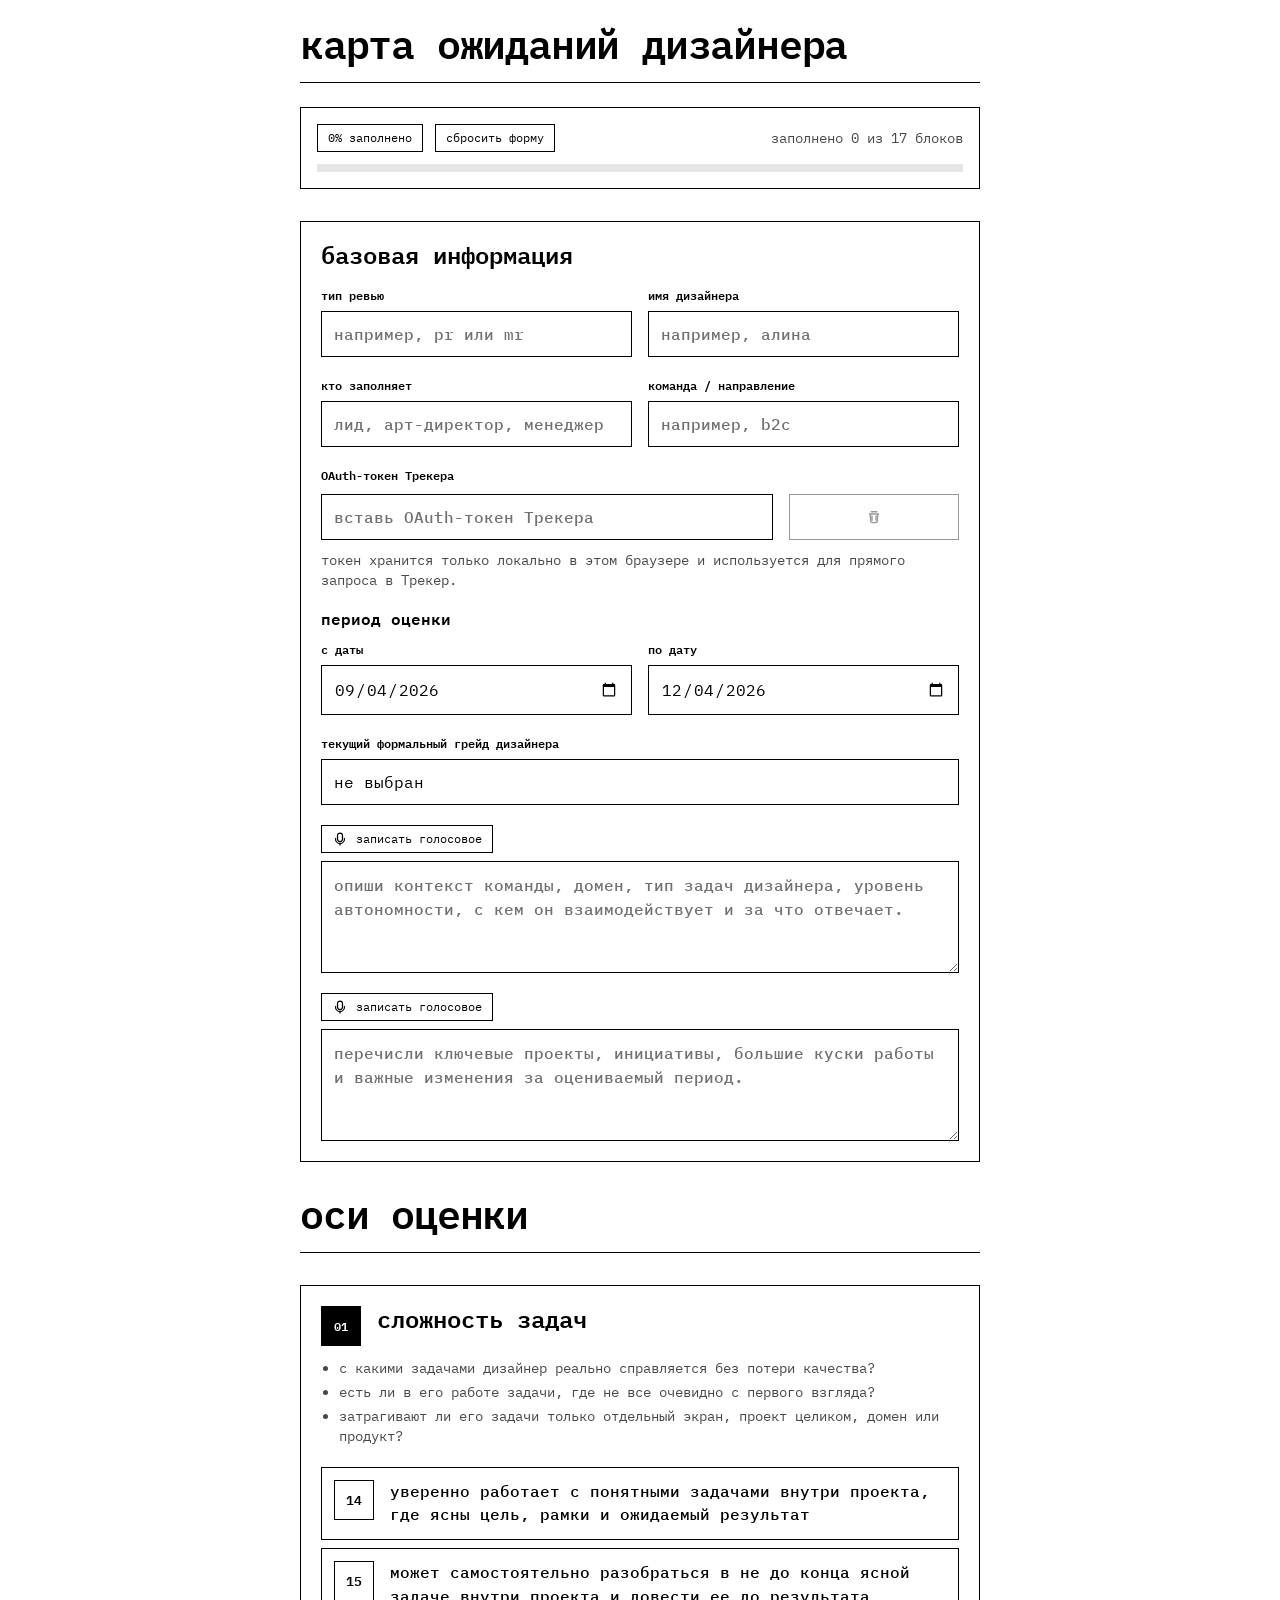
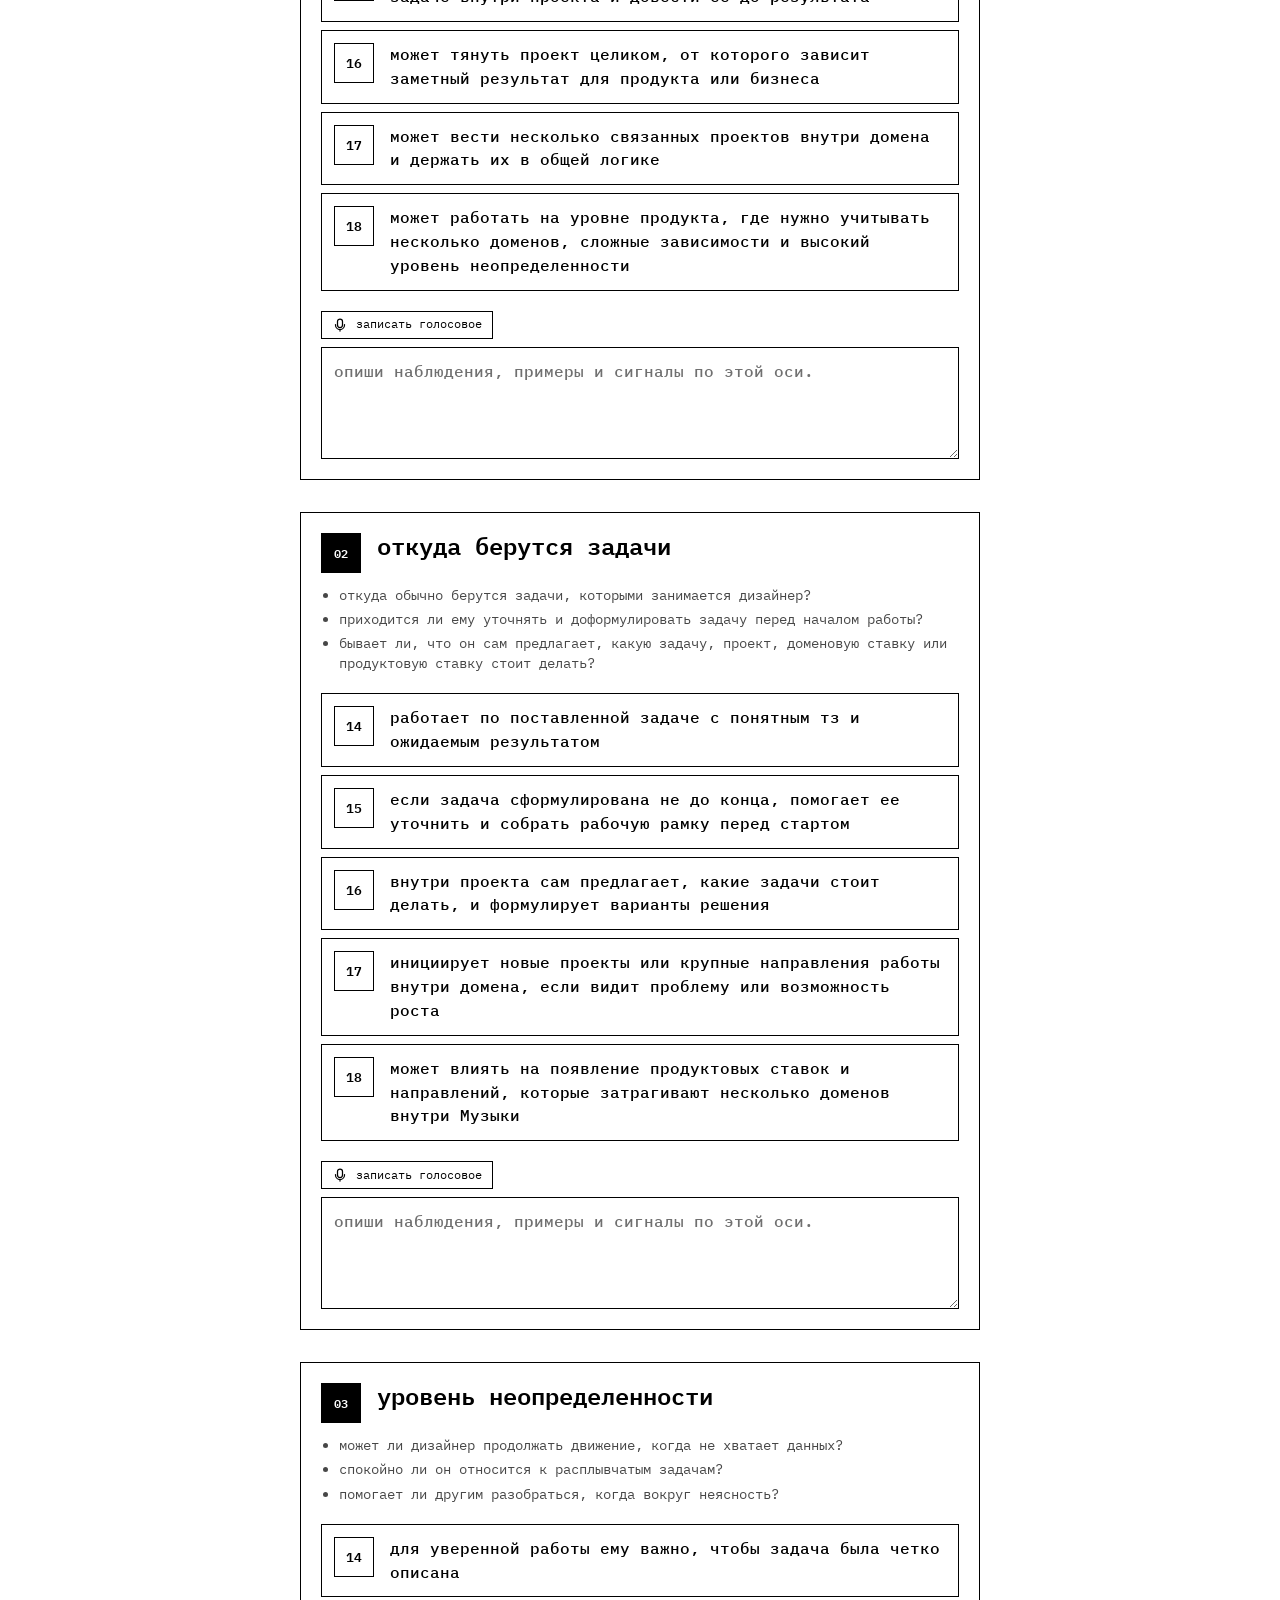
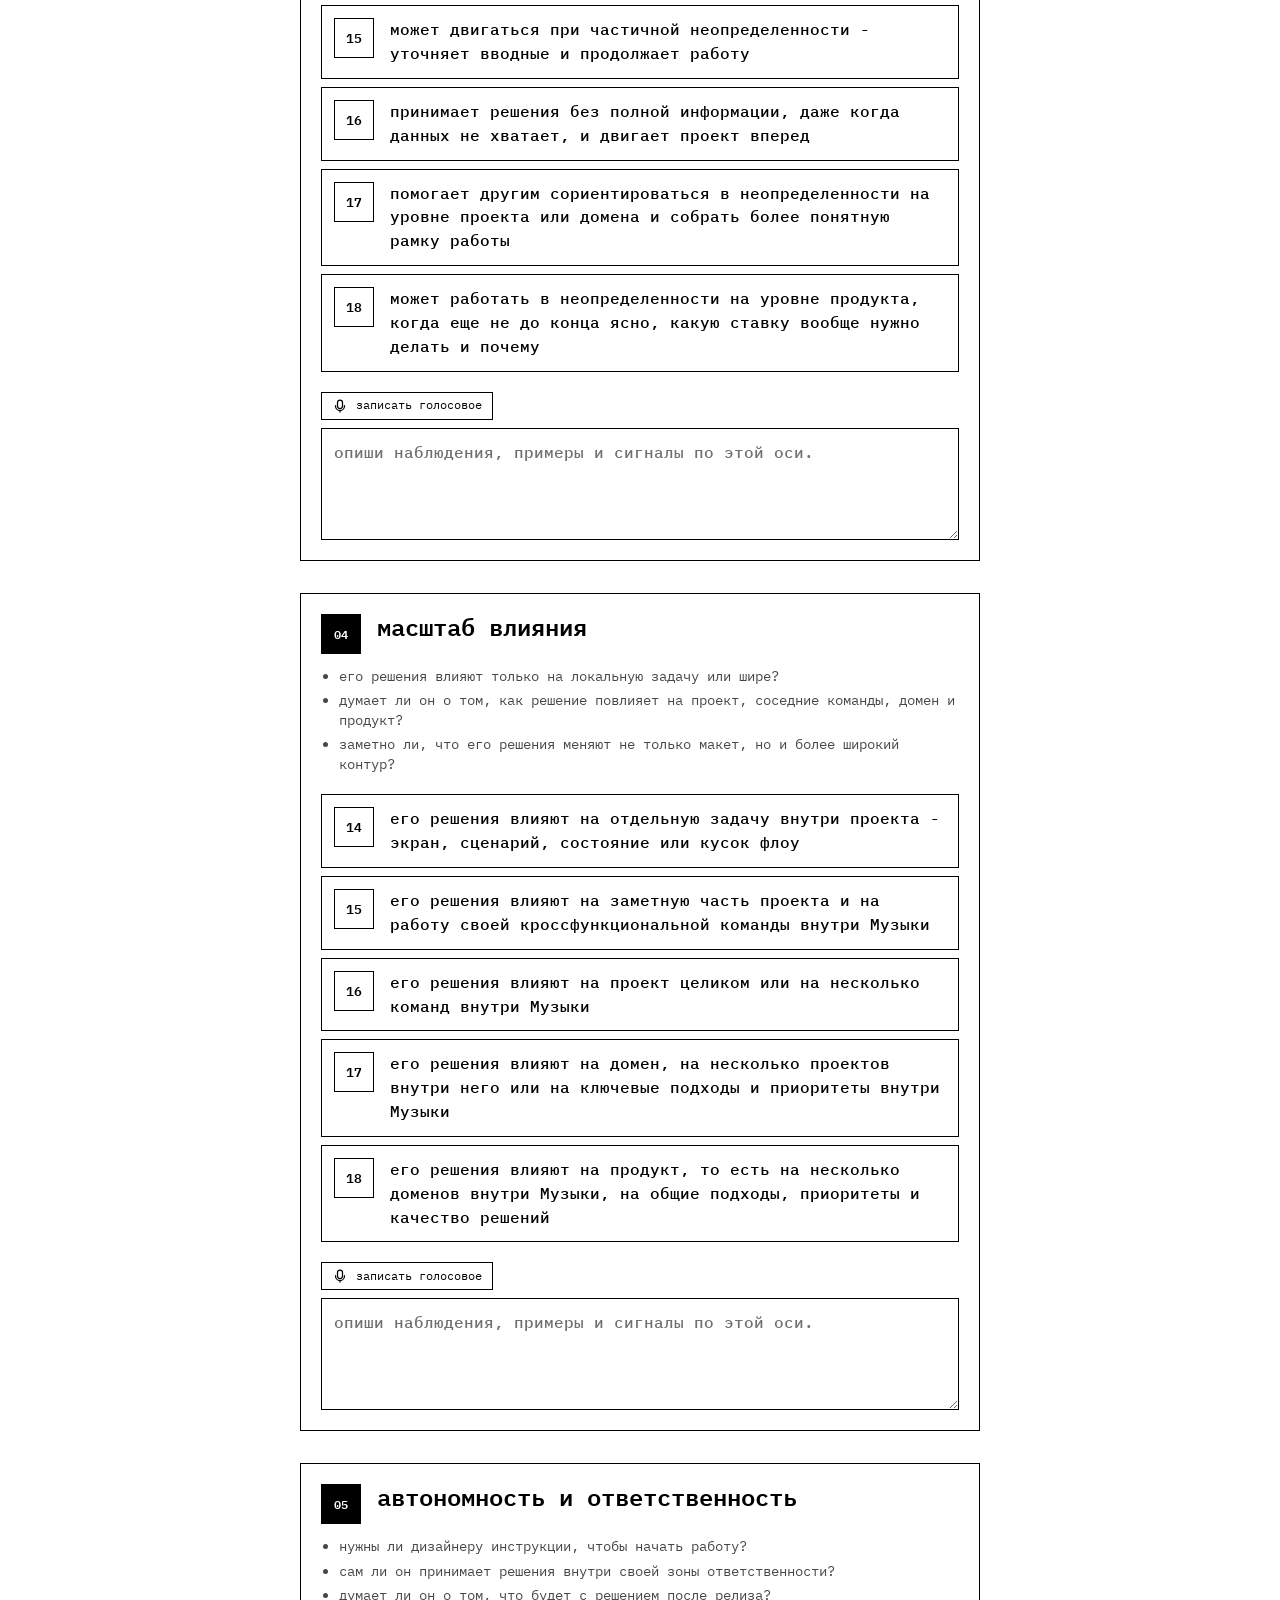
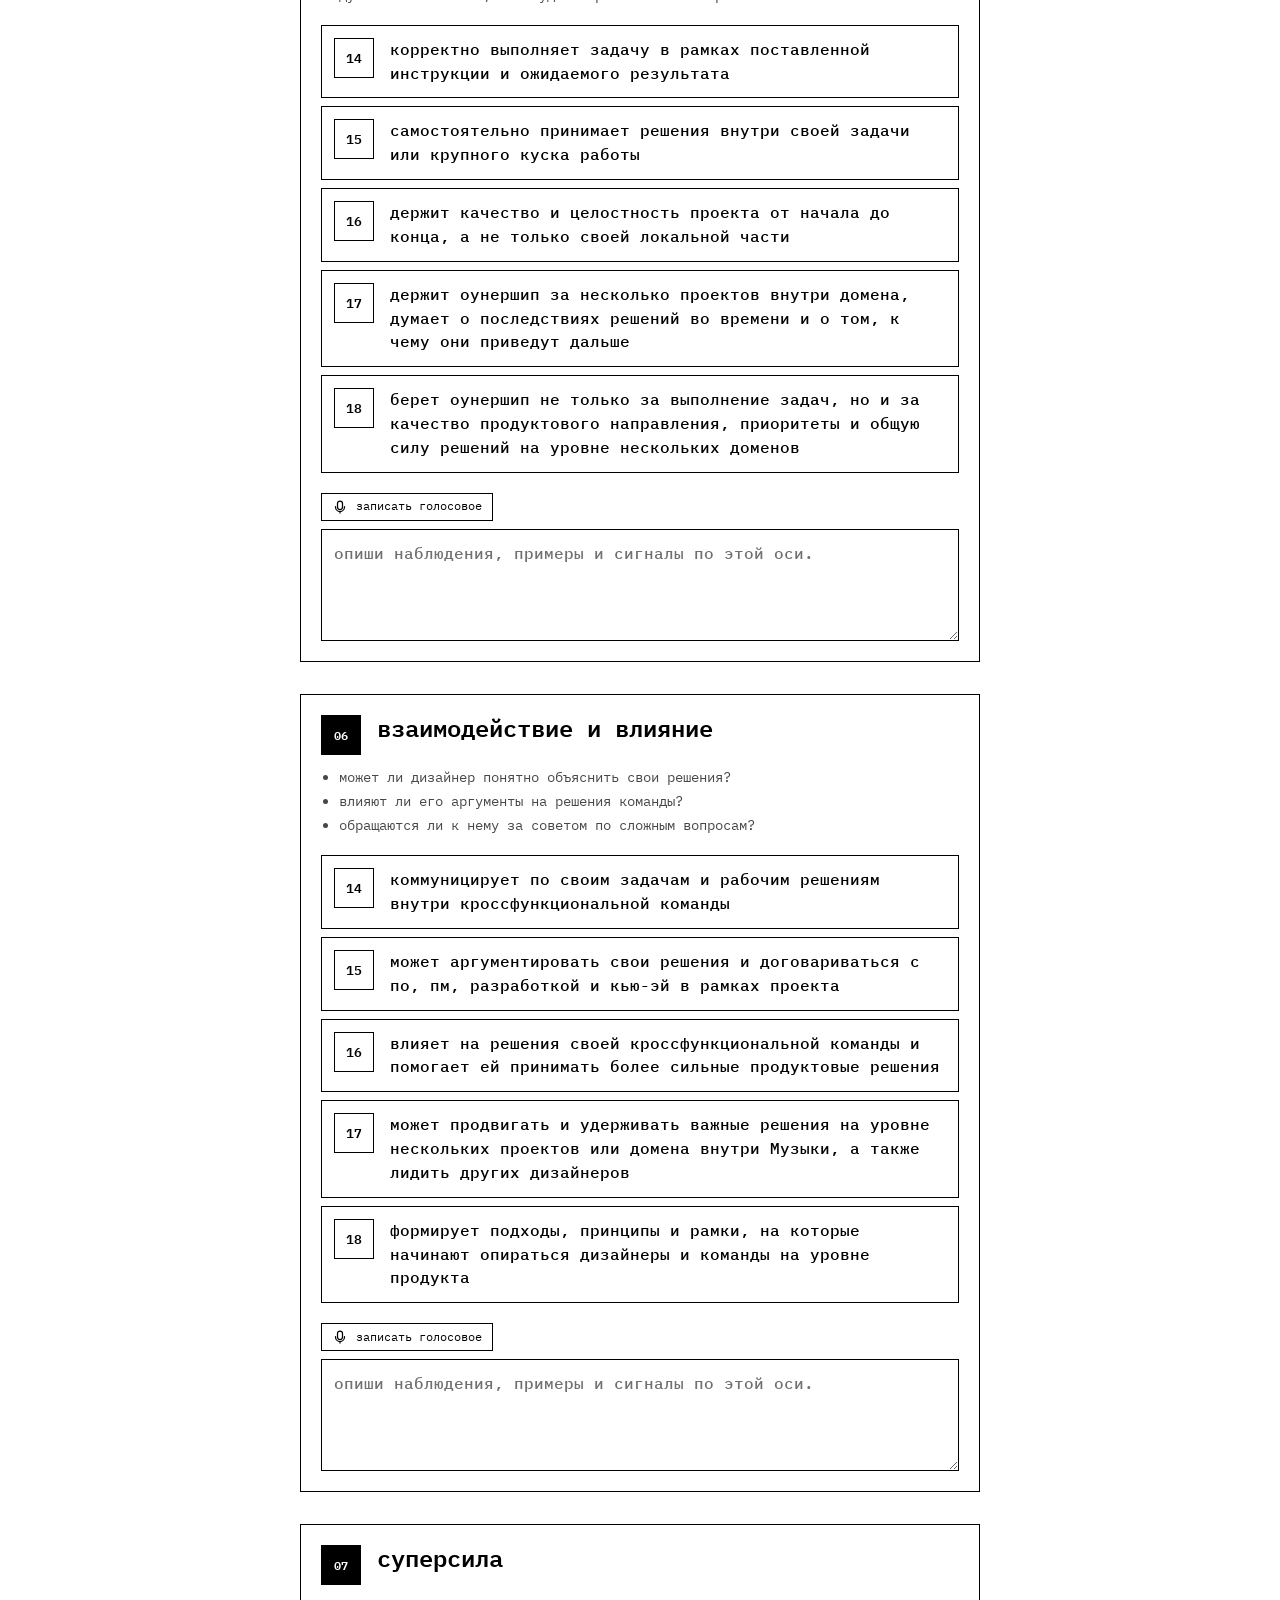
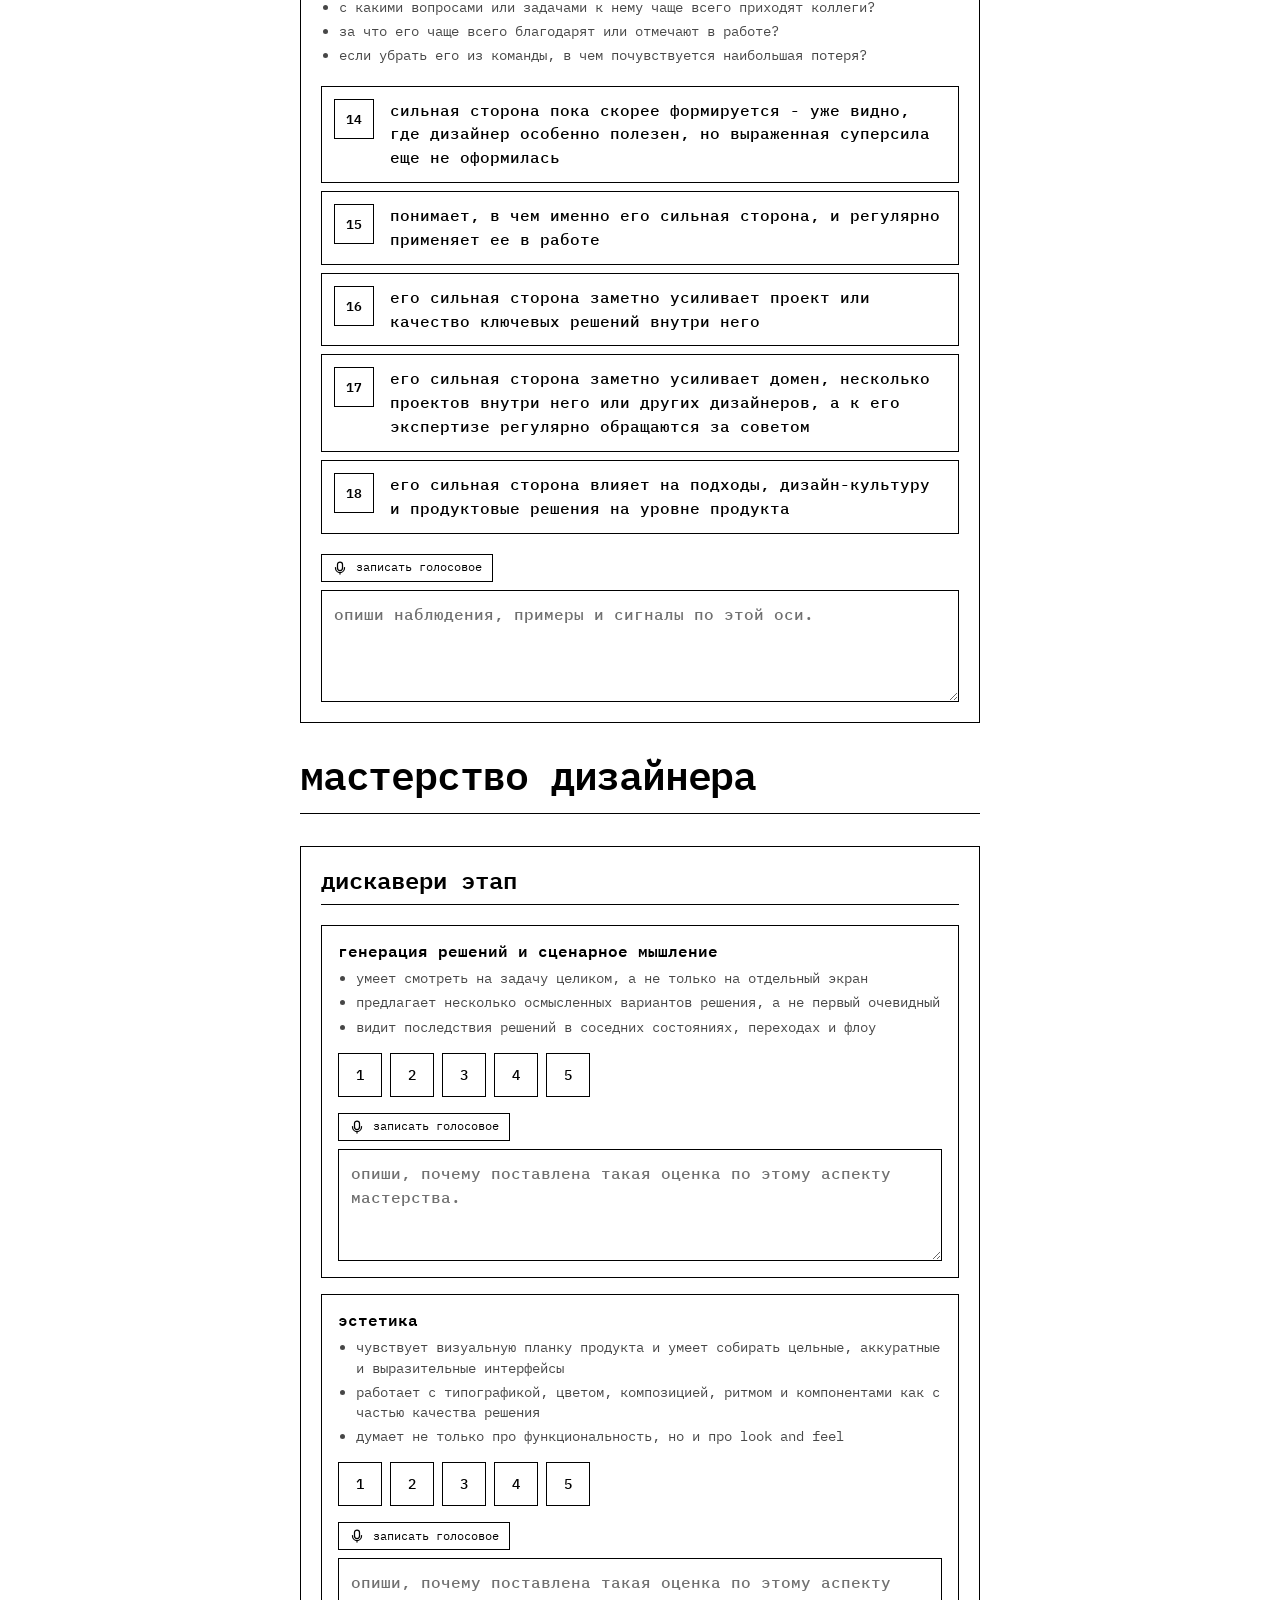
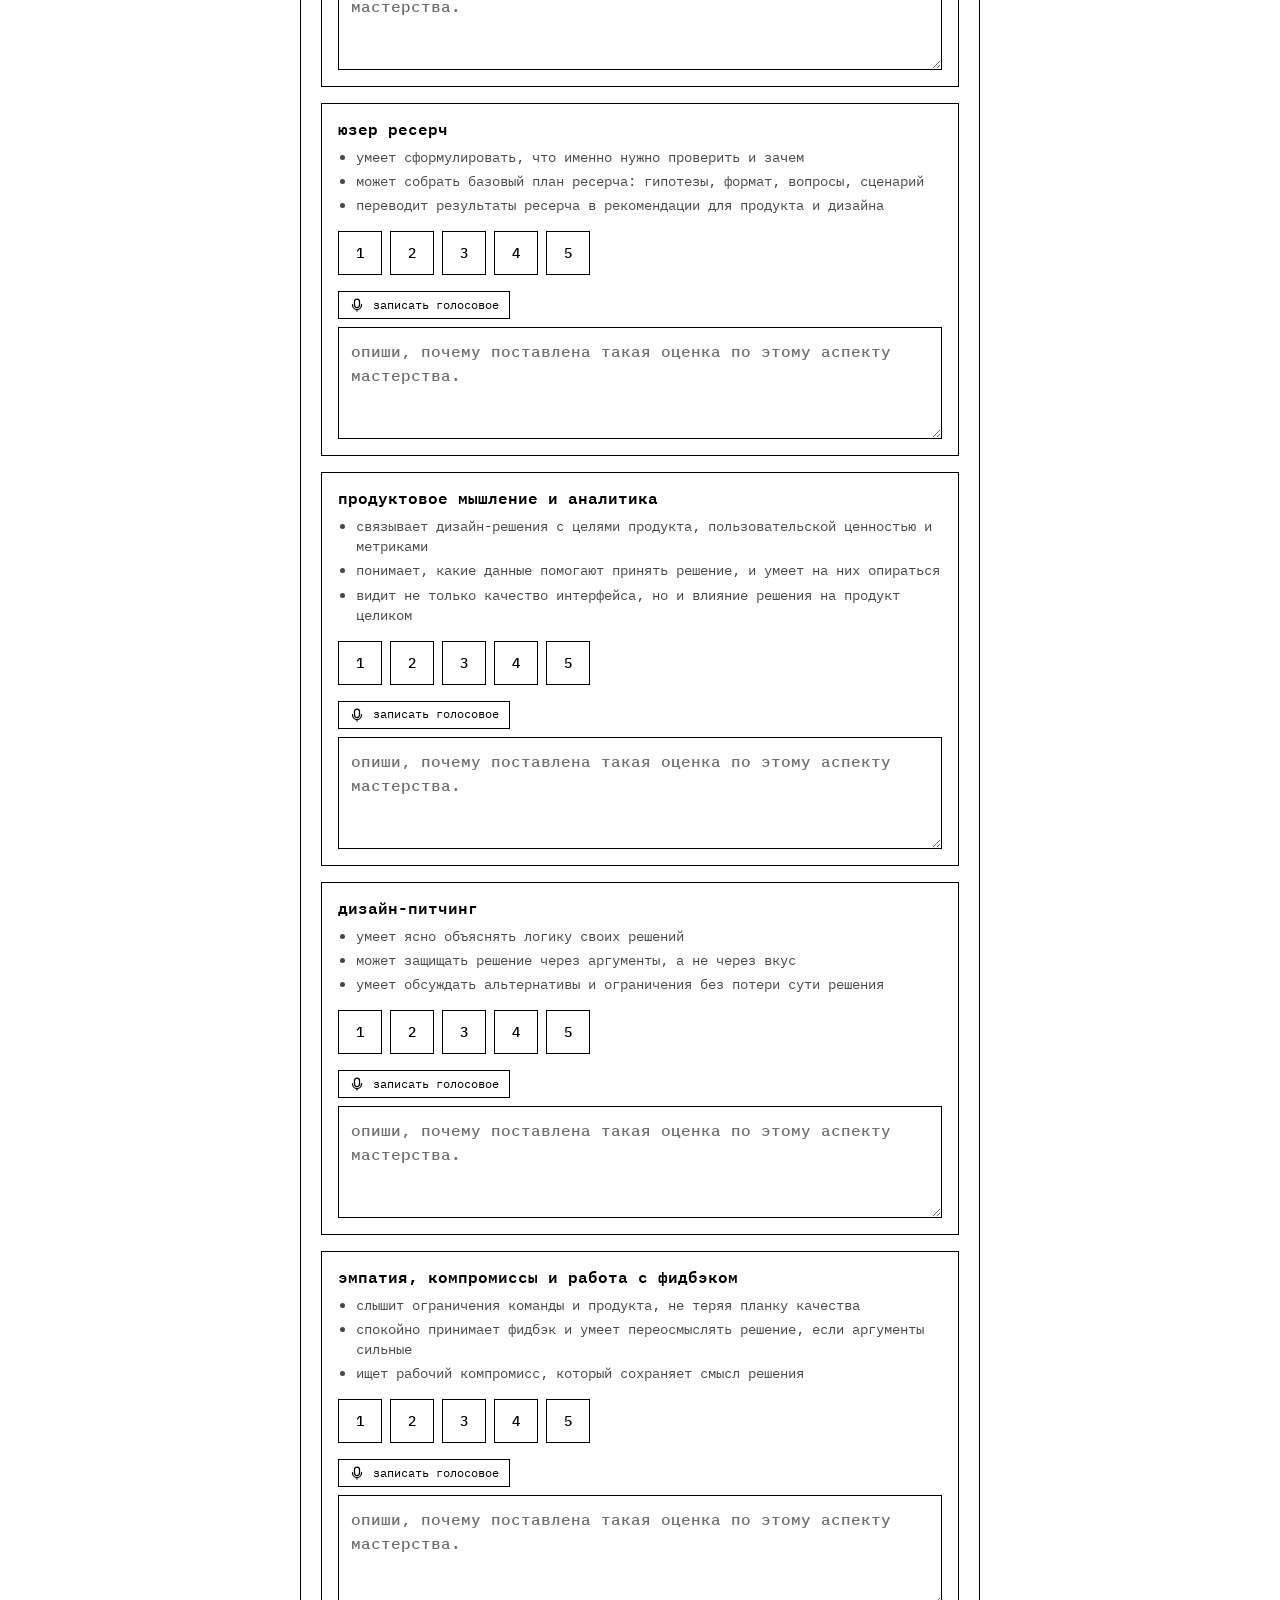
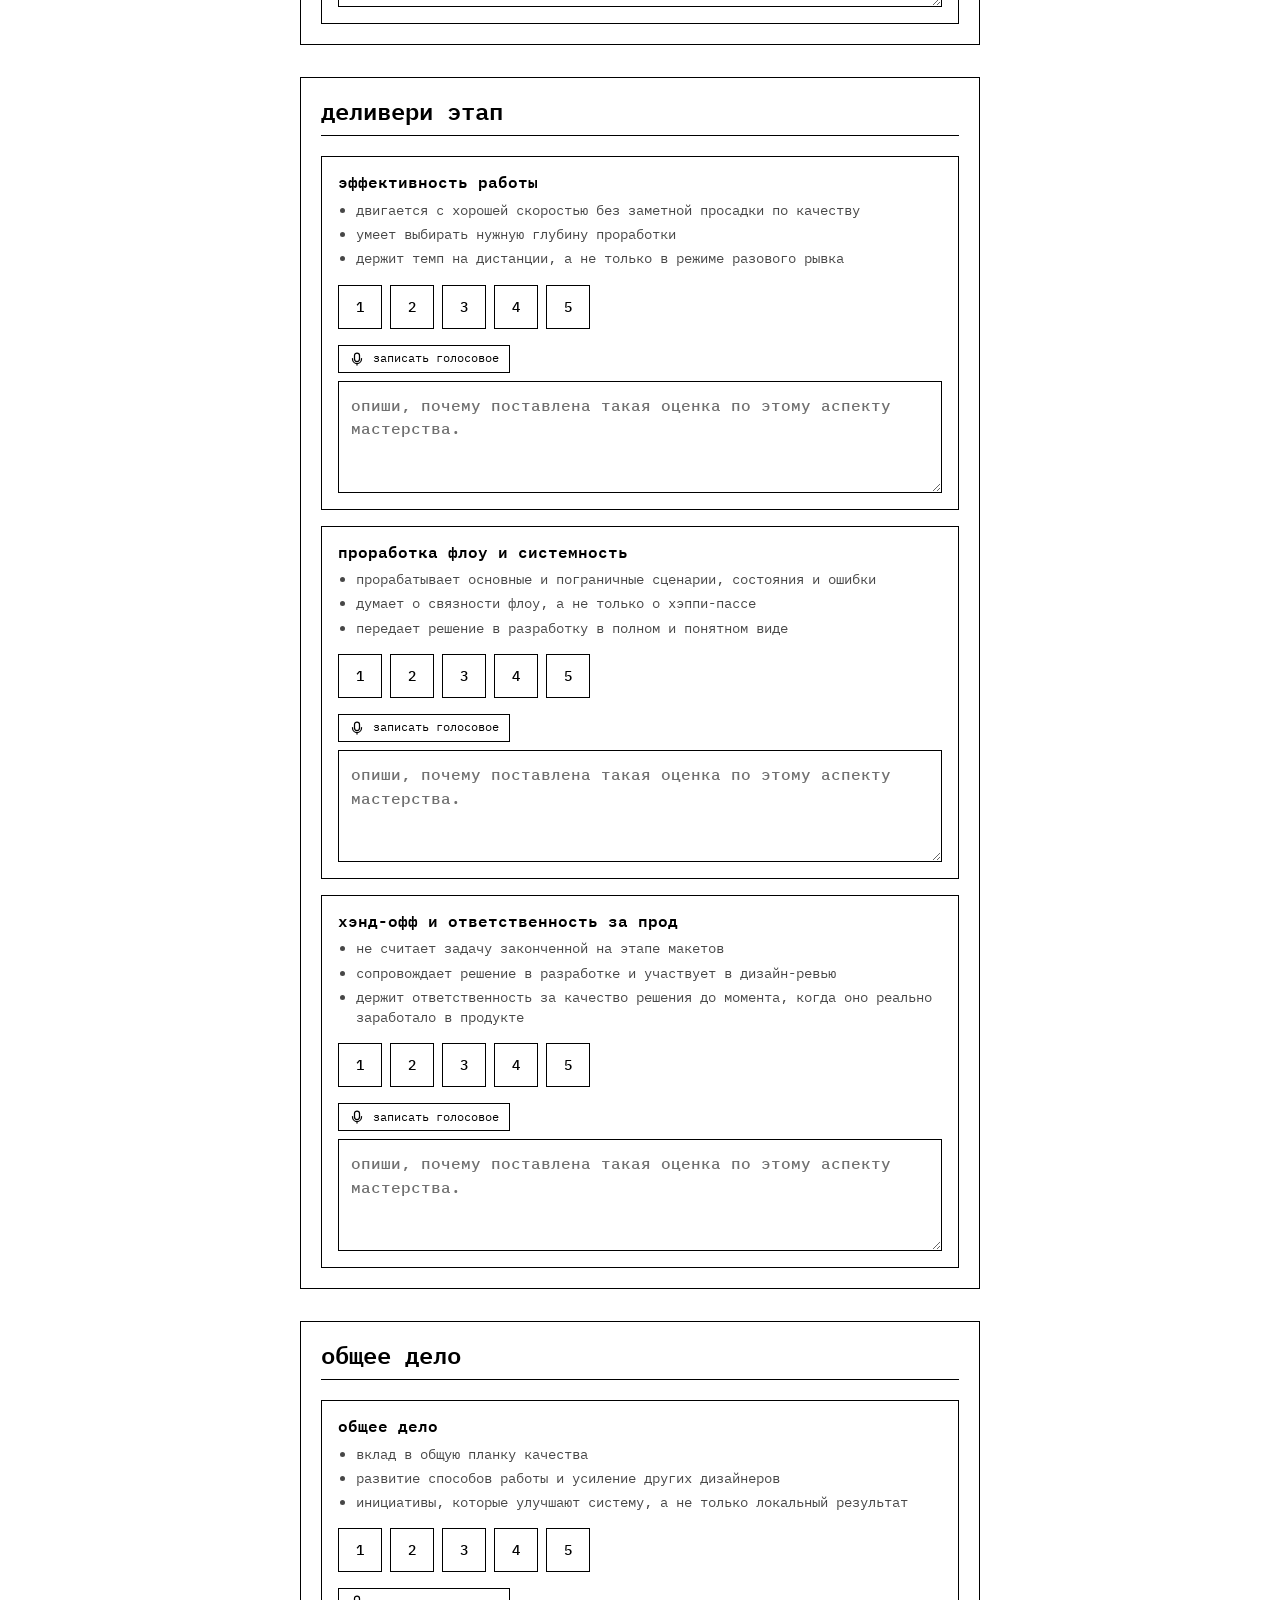
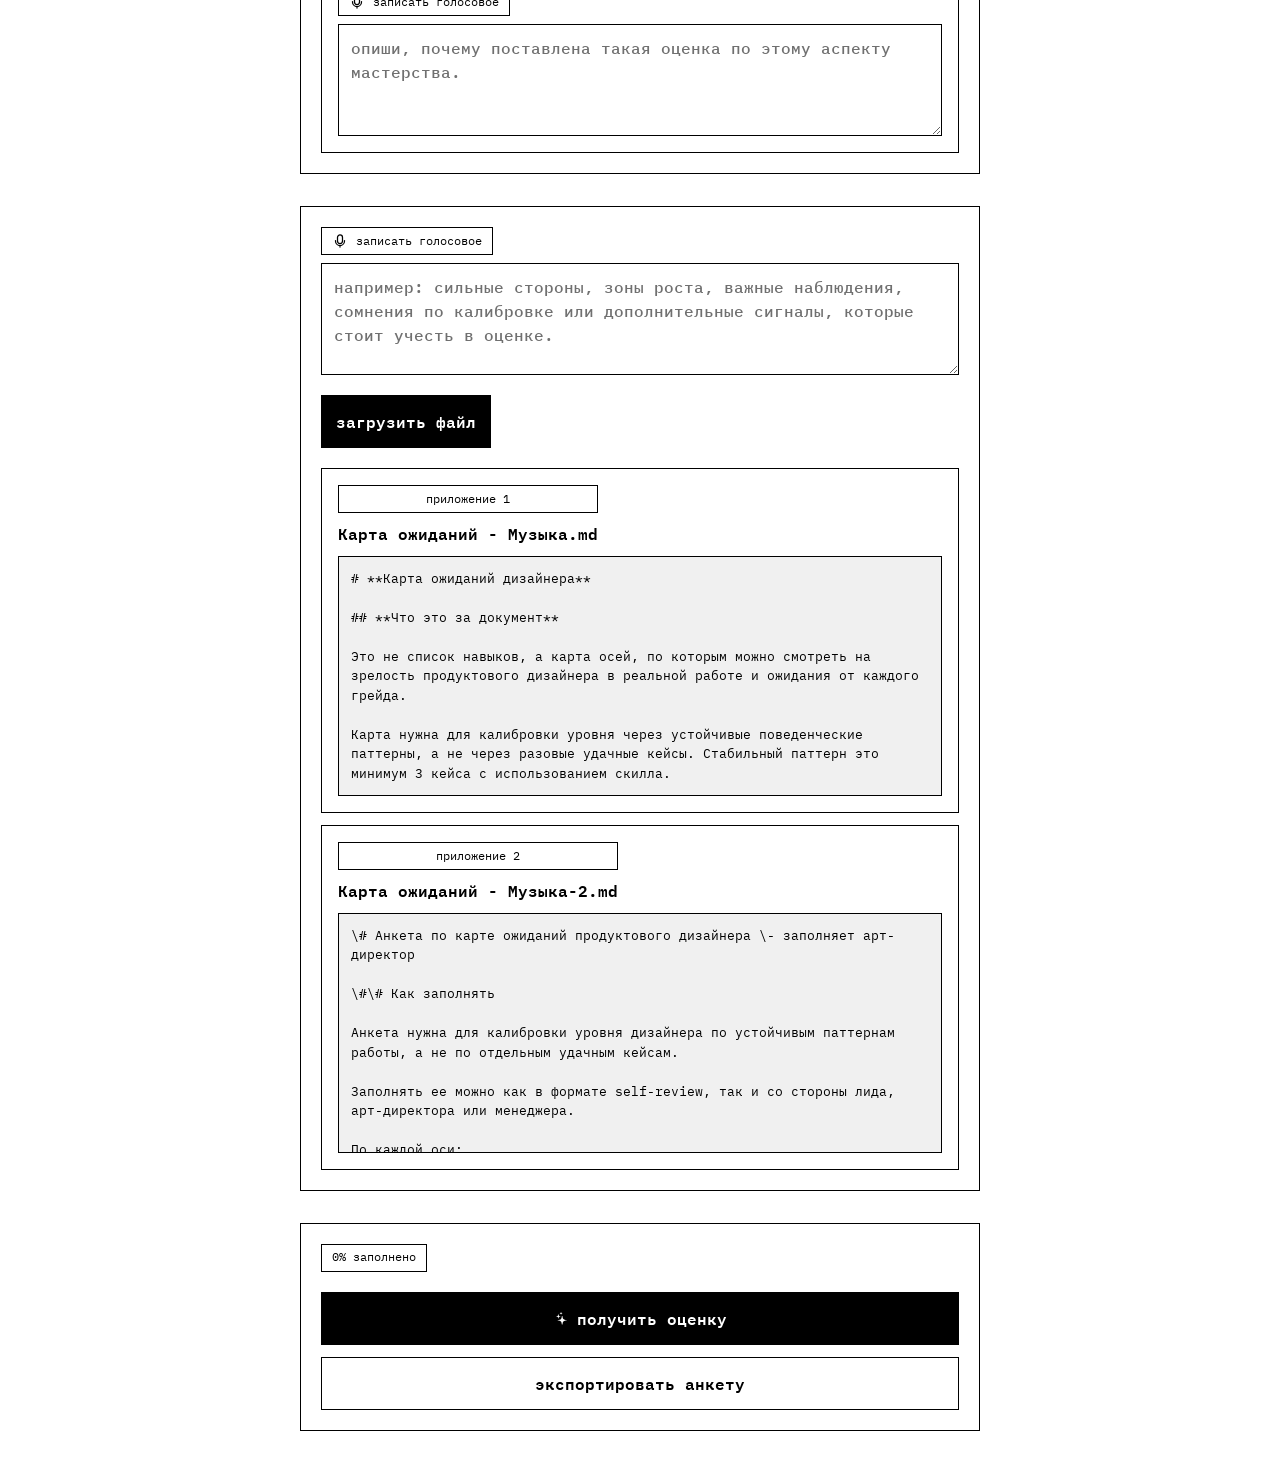
<file: docs/index.html>
<!doctype html>
<html lang="ru">
  <head>
    <meta charset="UTF-8" />
    <meta
      name="viewport"
      content="width=device-width, initial-scale=1, viewport-fit=cover"
    />
    <title>карта ожиданий дизайнера</title>
    <link rel="preconnect" href="https://fonts.googleapis.com" />
    <link rel="preconnect" href="https://fonts.gstatic.com" crossorigin />
    <link
      href="https://fonts.googleapis.com/css2?family=IBM+Plex+Mono:wght@400;500;600;700&display=swap"
      rel="stylesheet"
    />
    <link rel="stylesheet" href="./styles.css" />
  </head>
  <body>
    <div class="shell">
      <header class="hero">
        <h1>карта ожиданий дизайнера</h1>
      </header>

      <main id="app"></main>
    </div>

    <script src="./app.js" defer></script>
  </body>
</html>
</file>
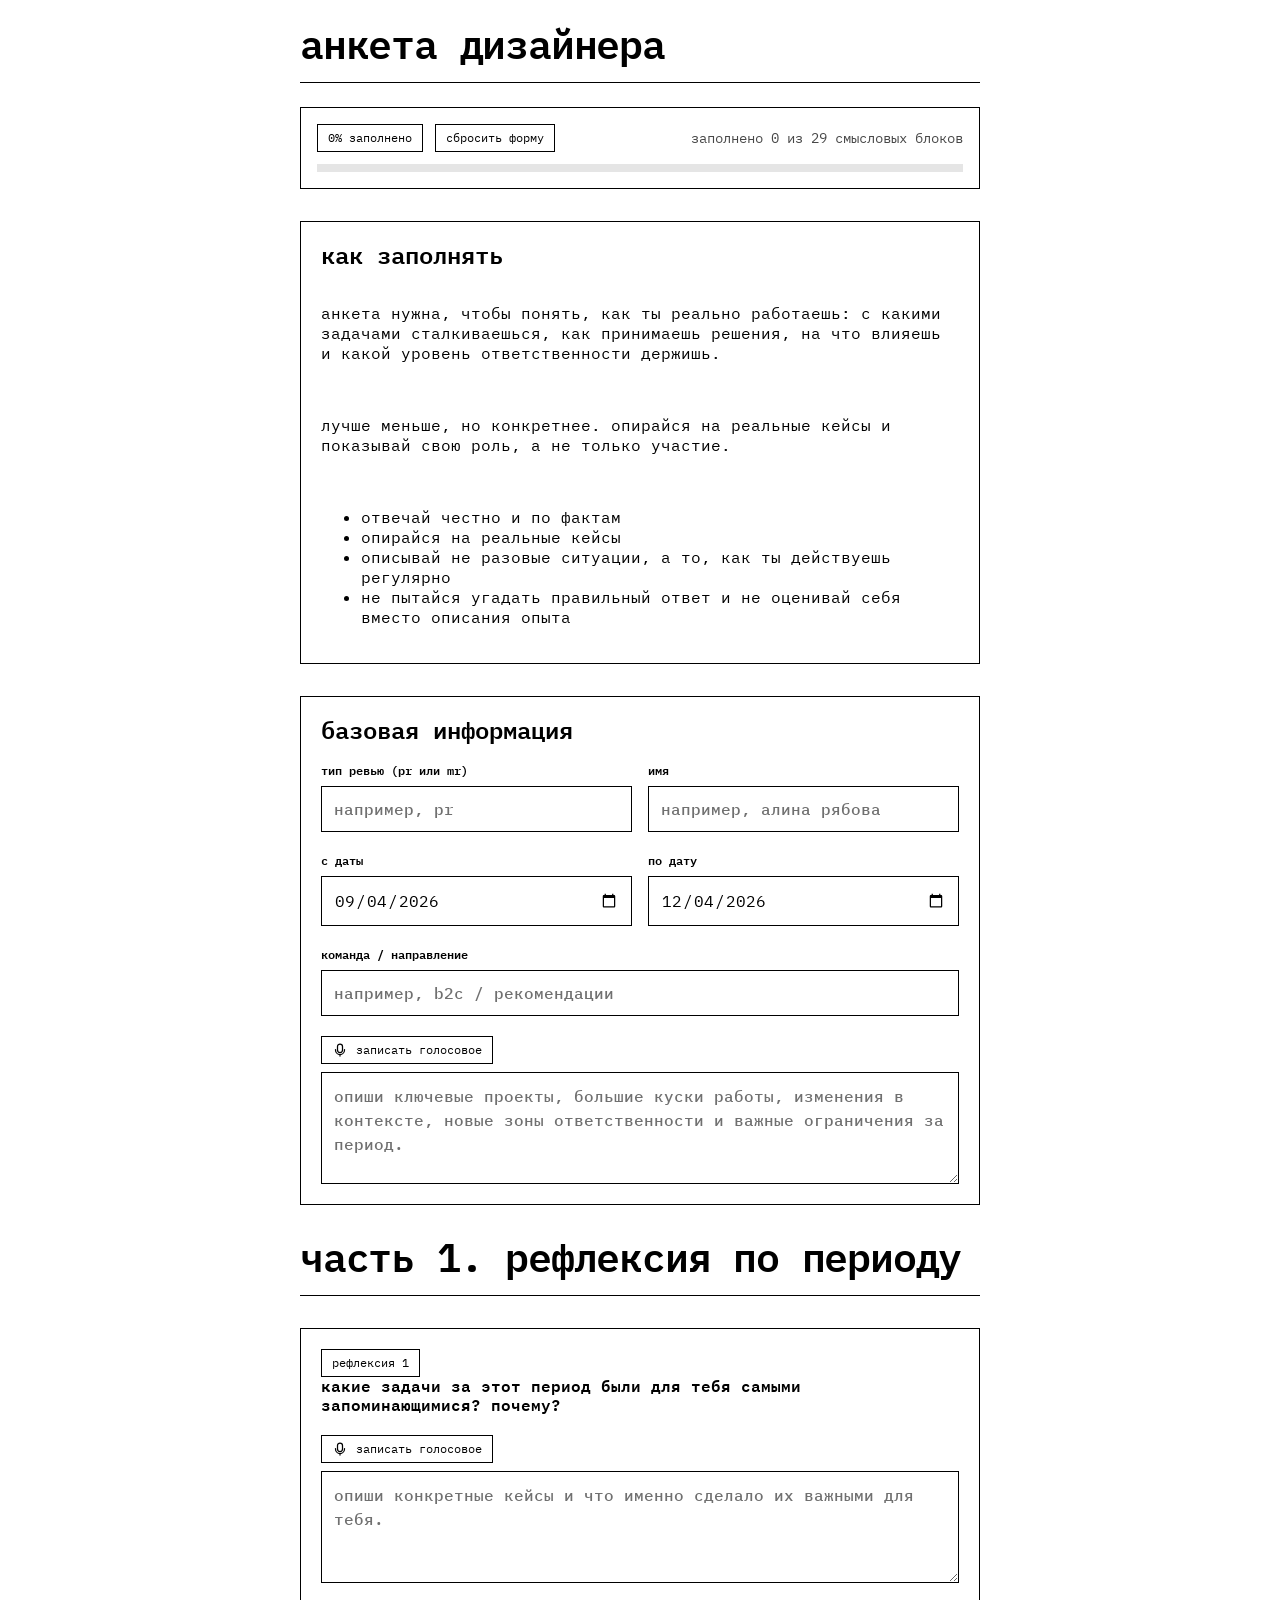
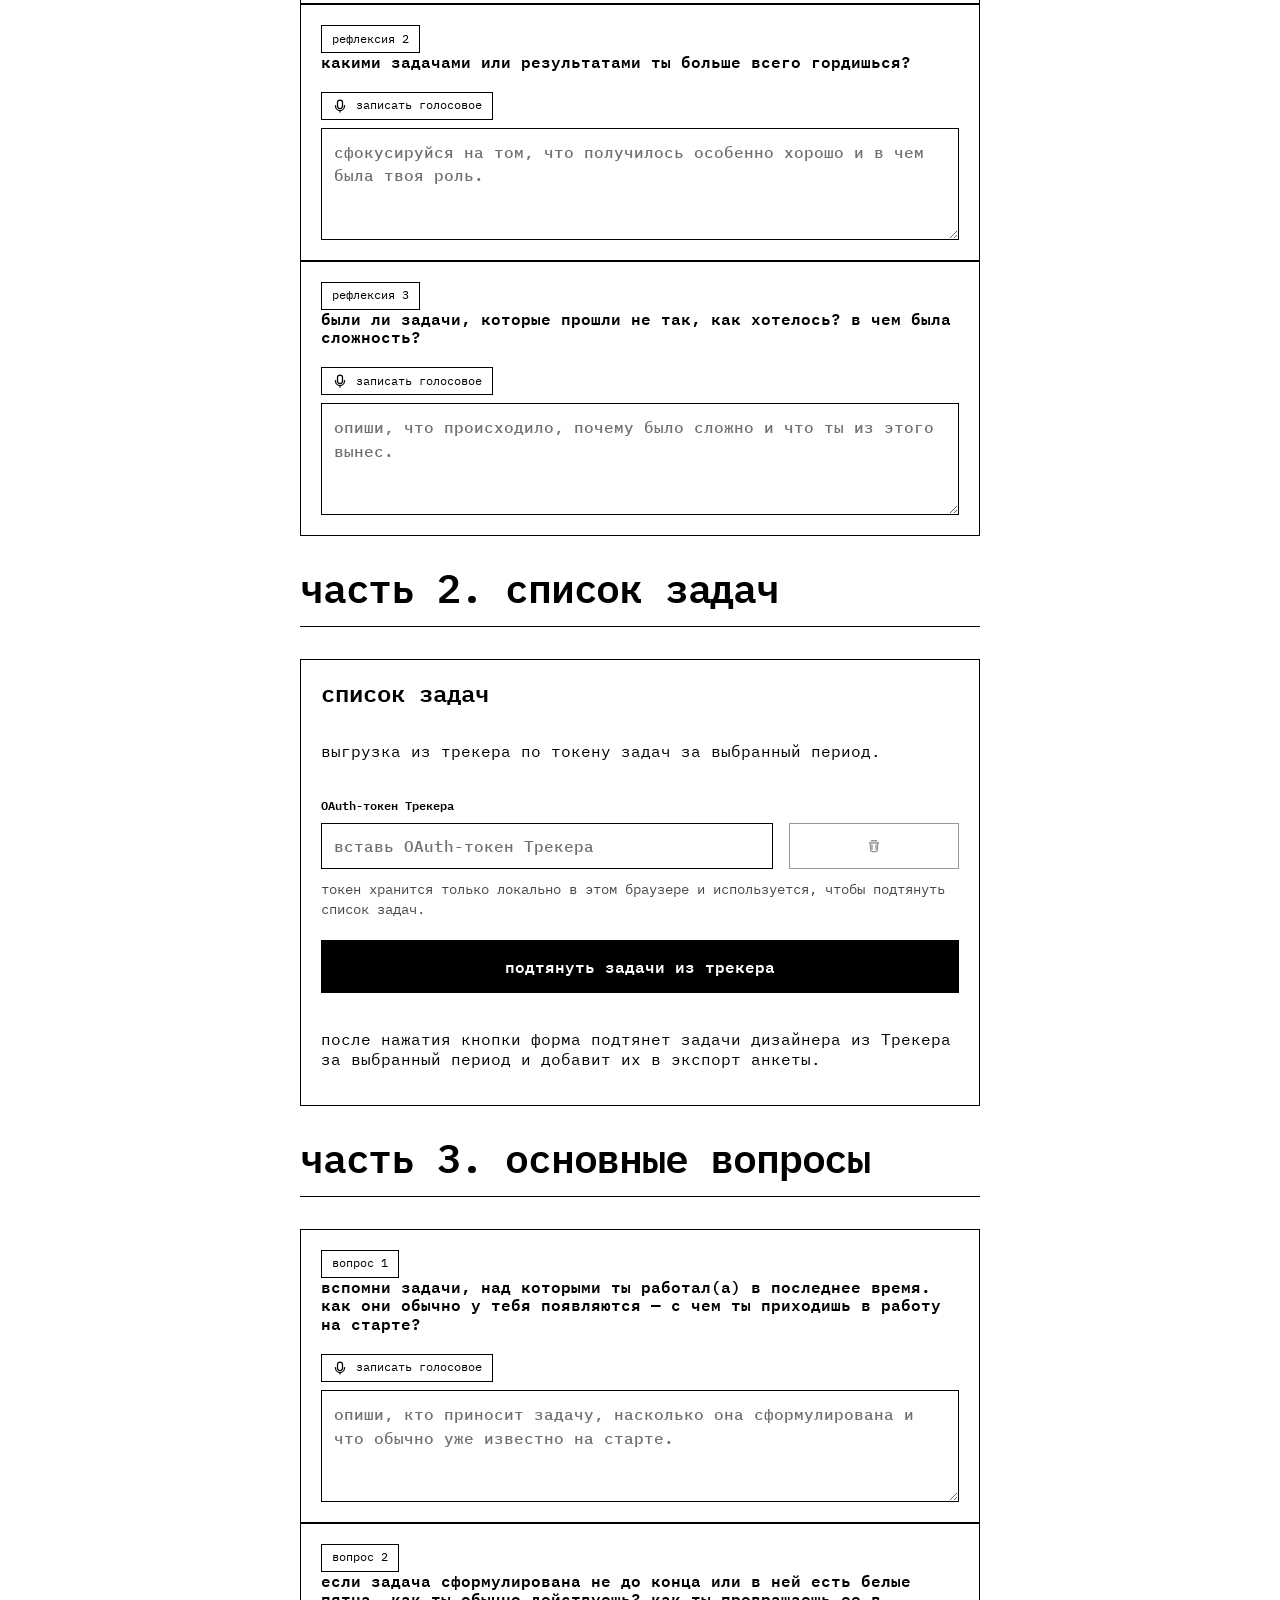
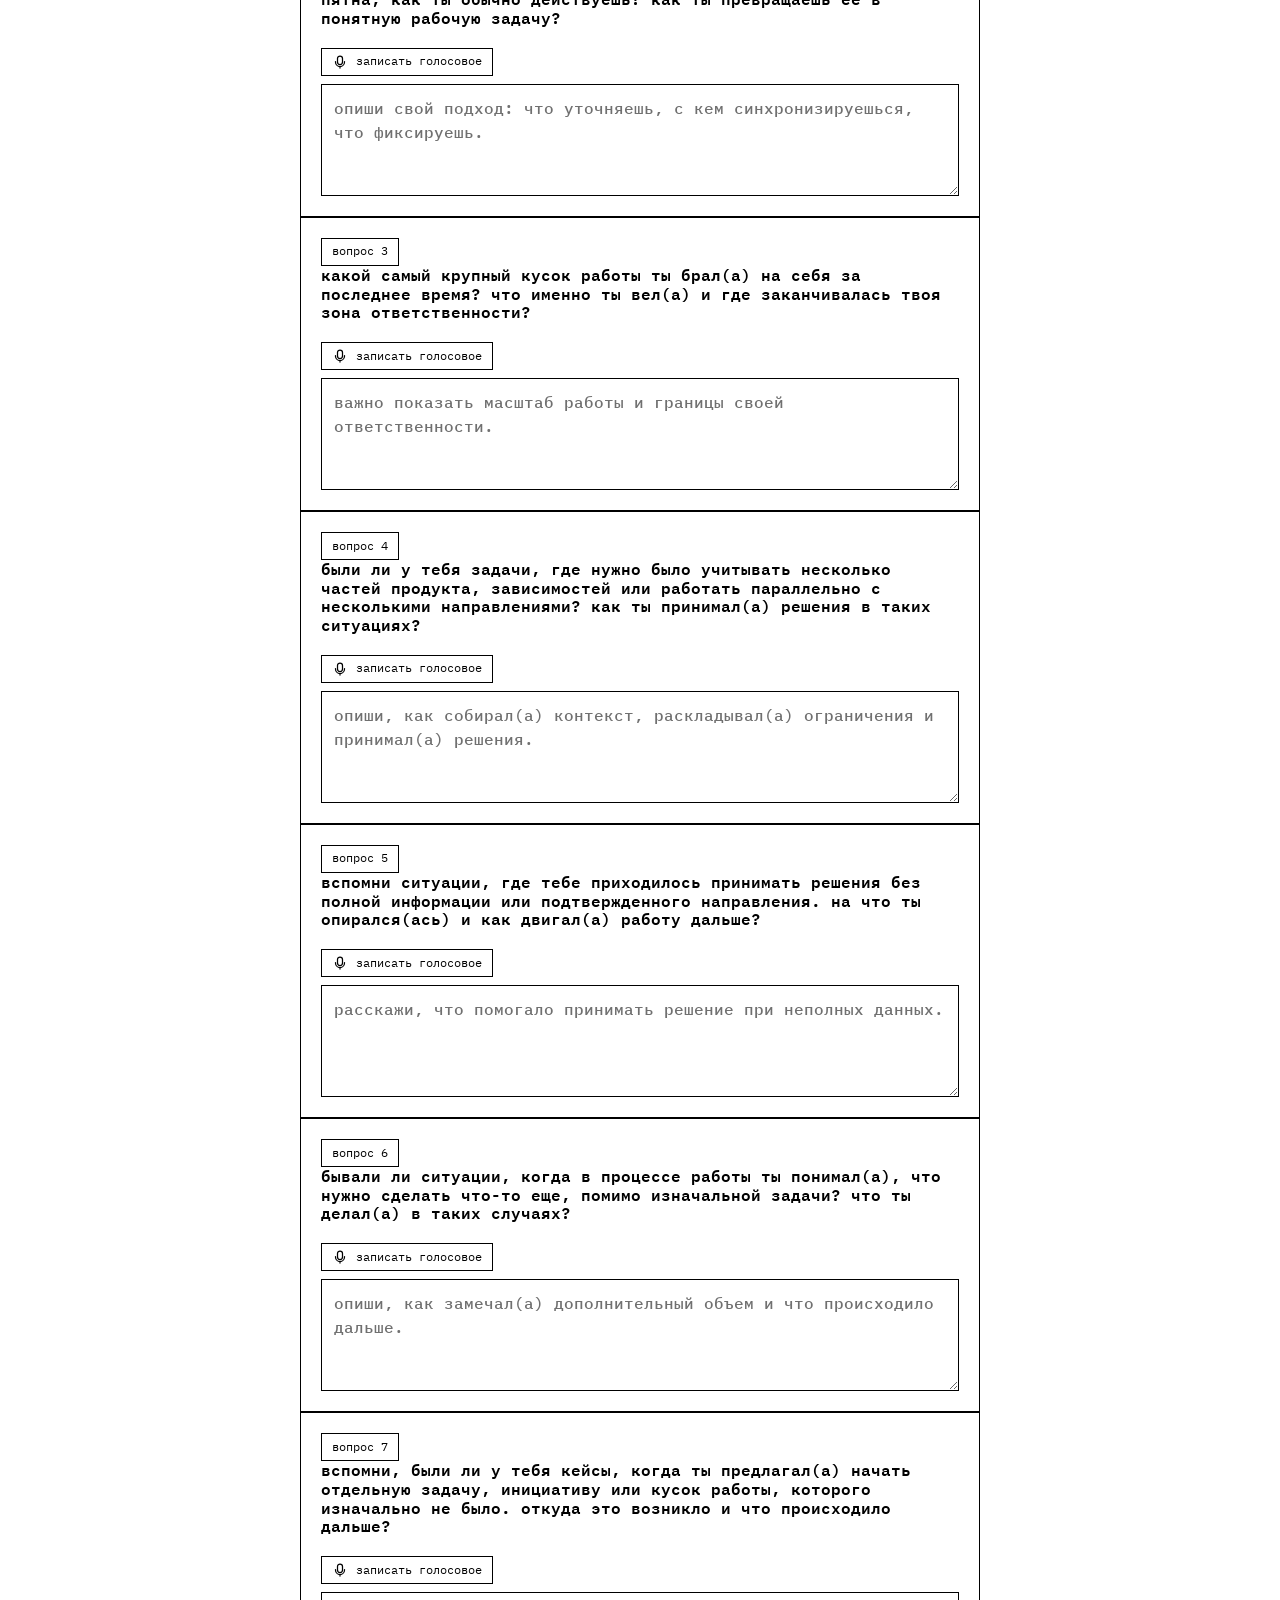
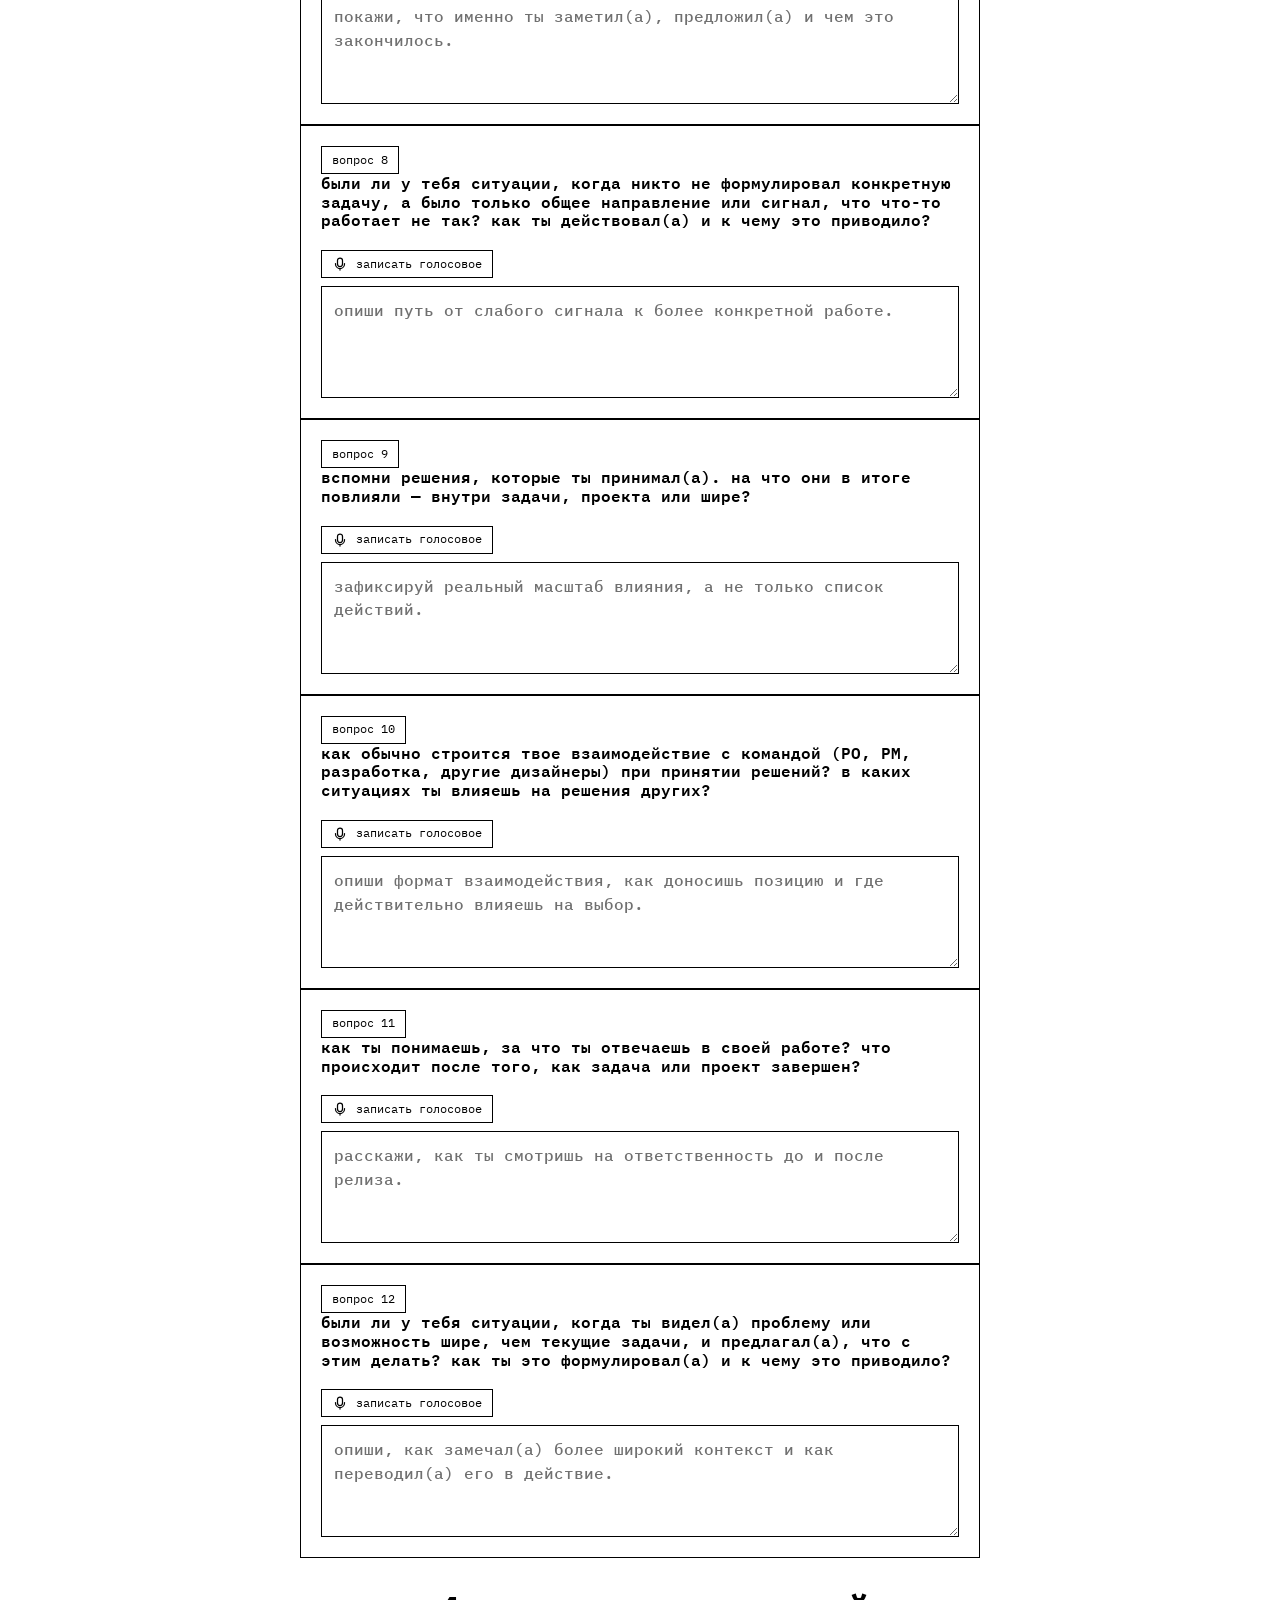
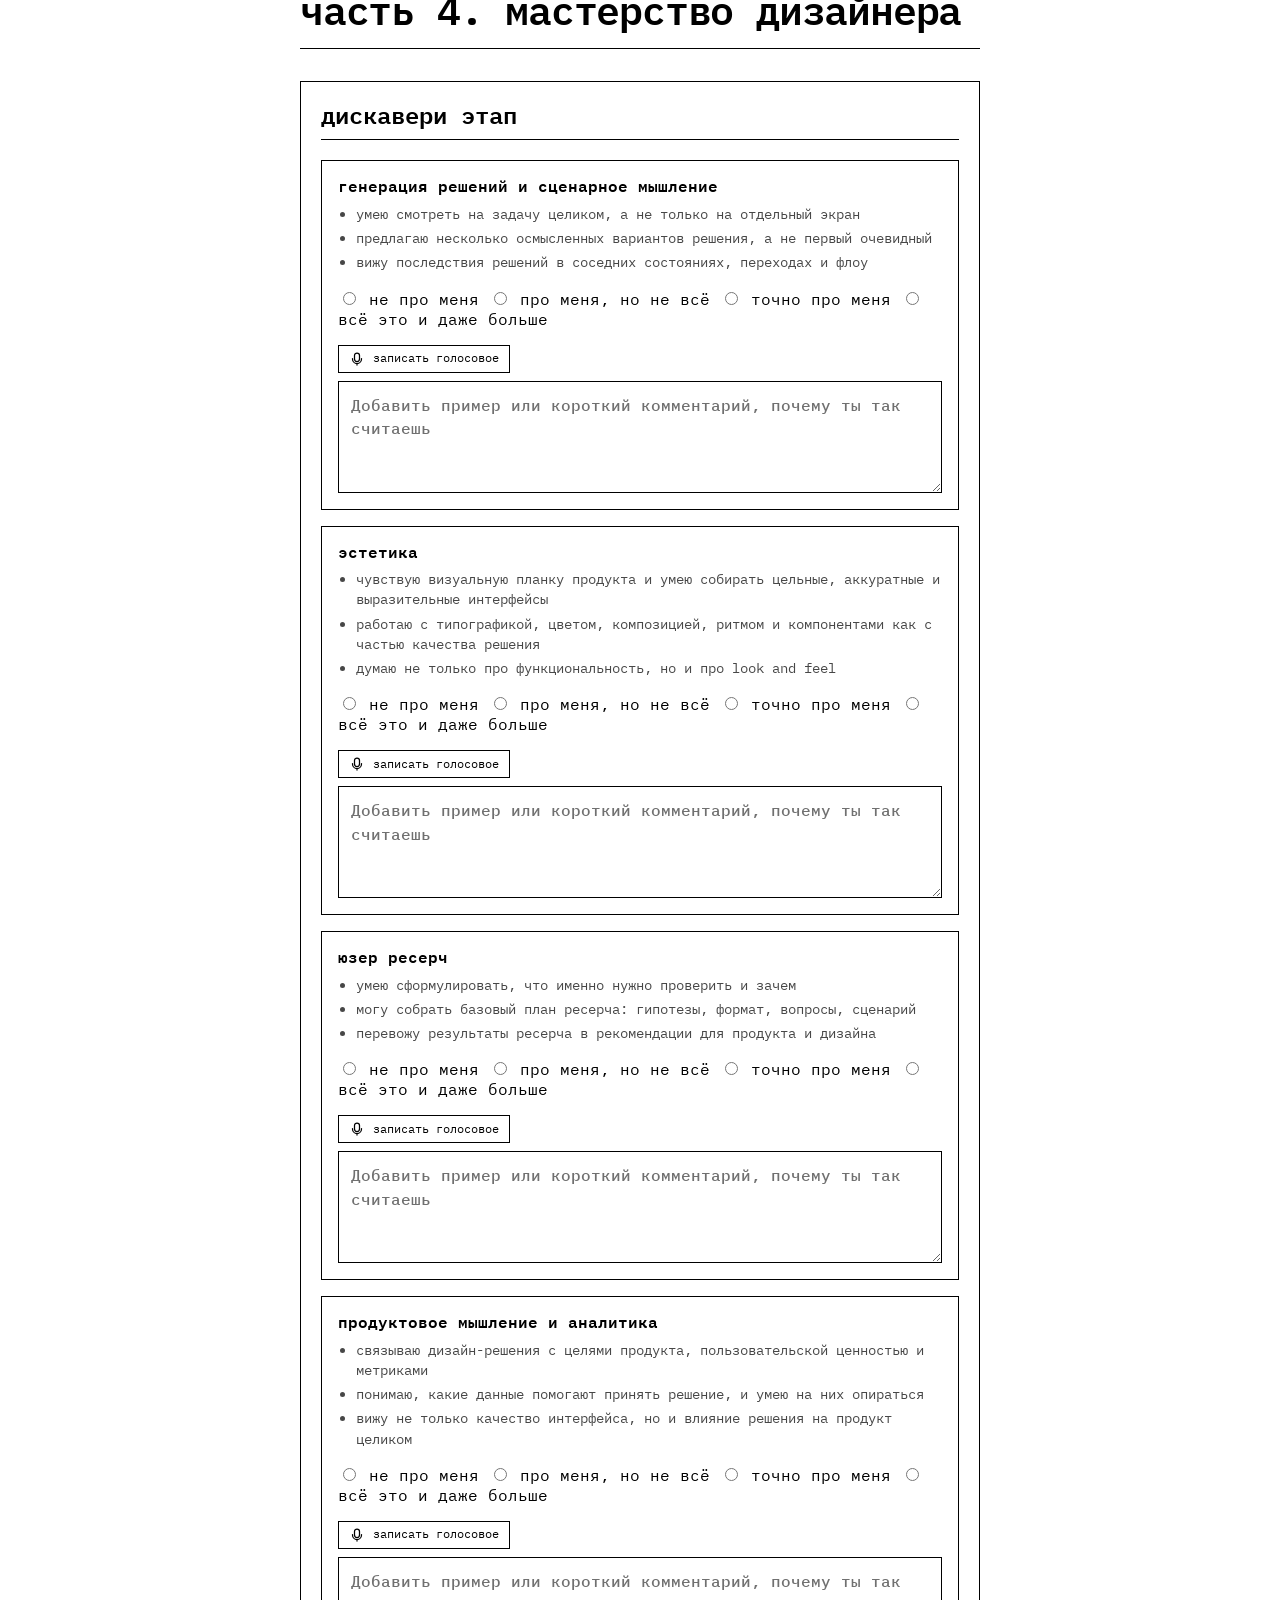
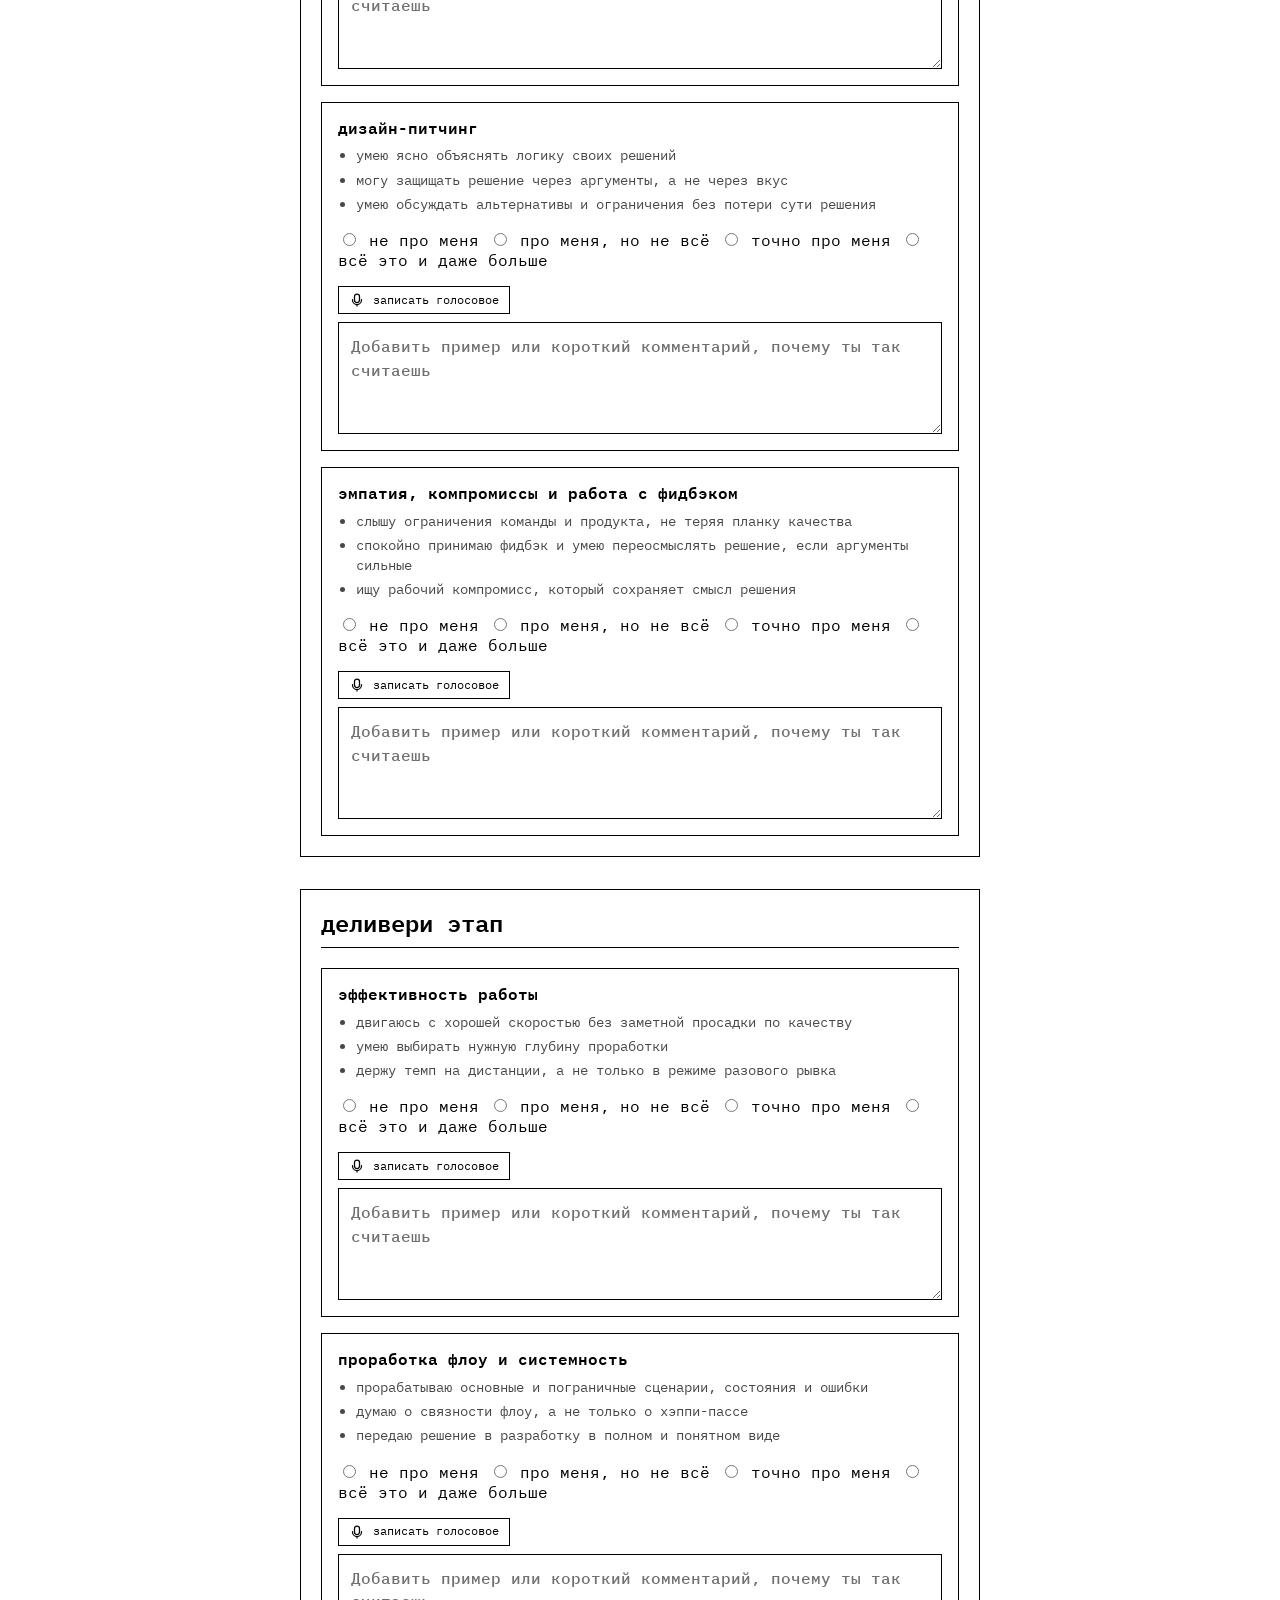
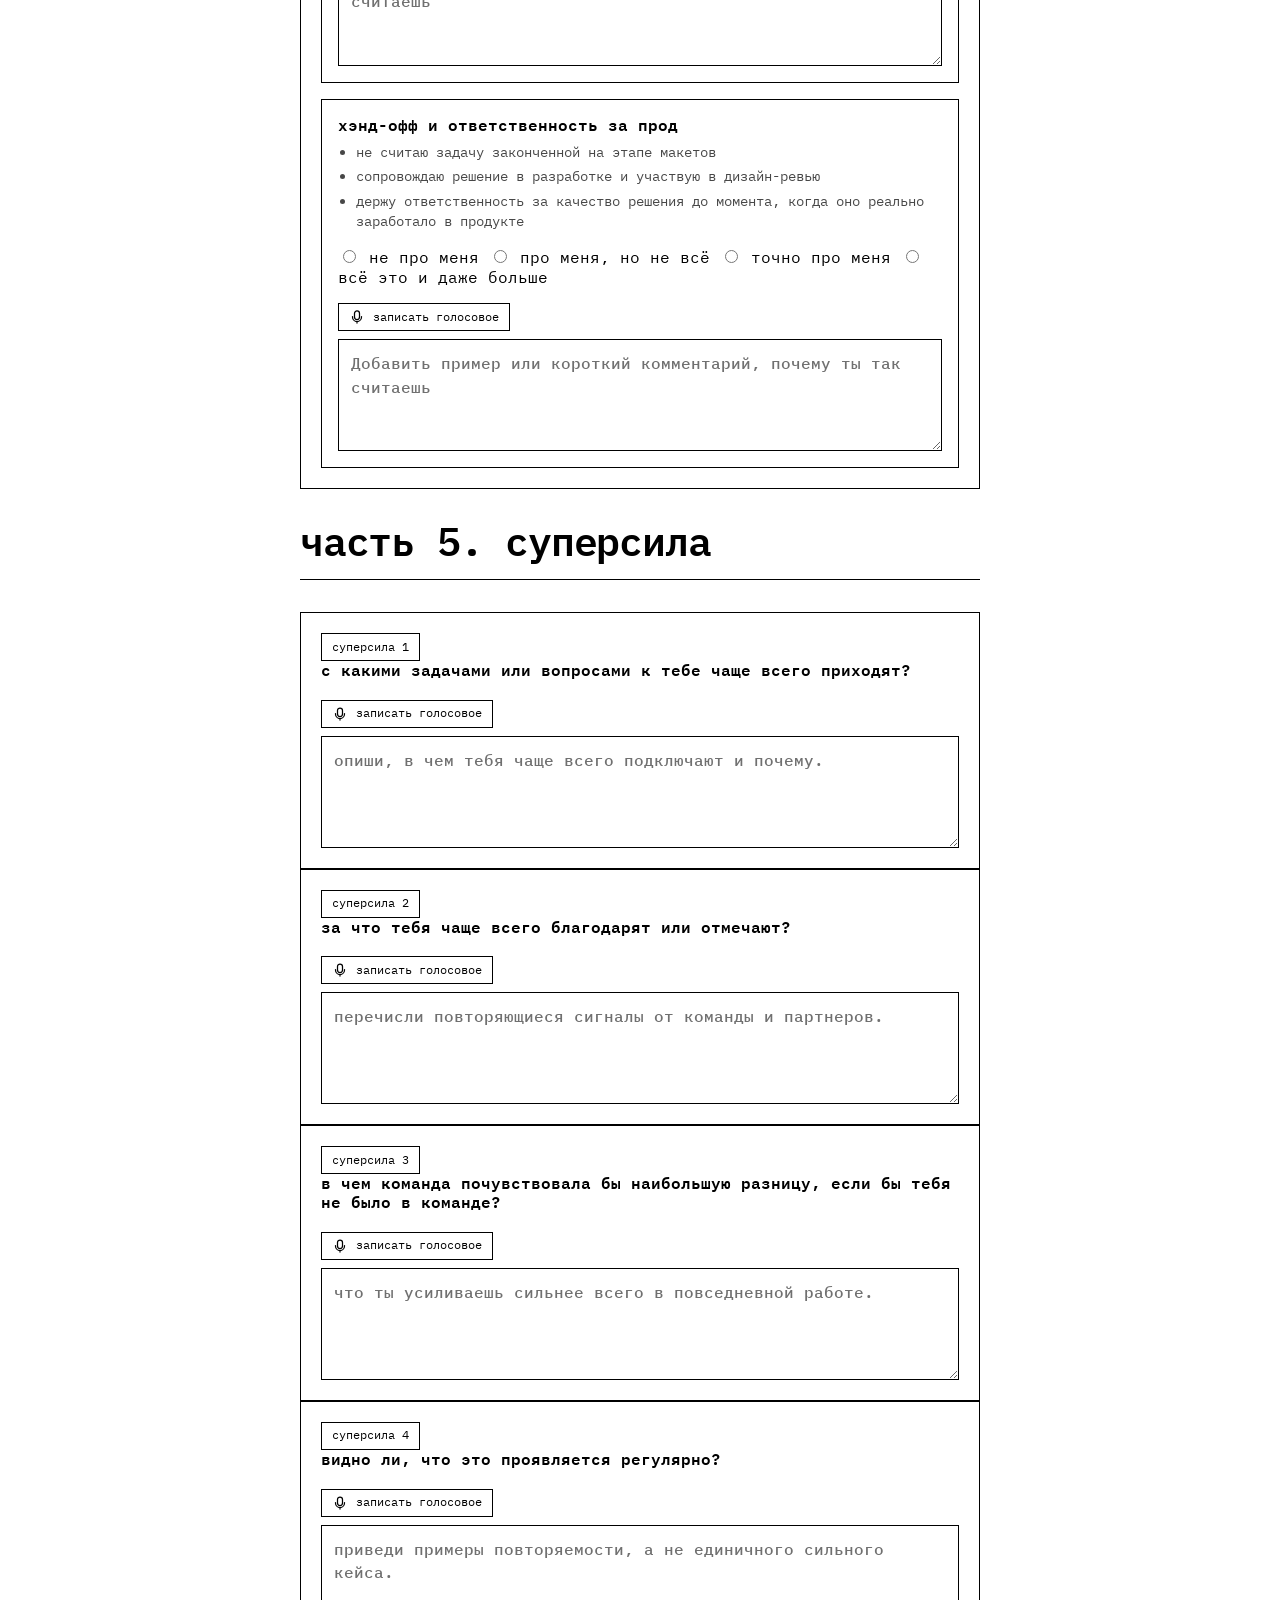
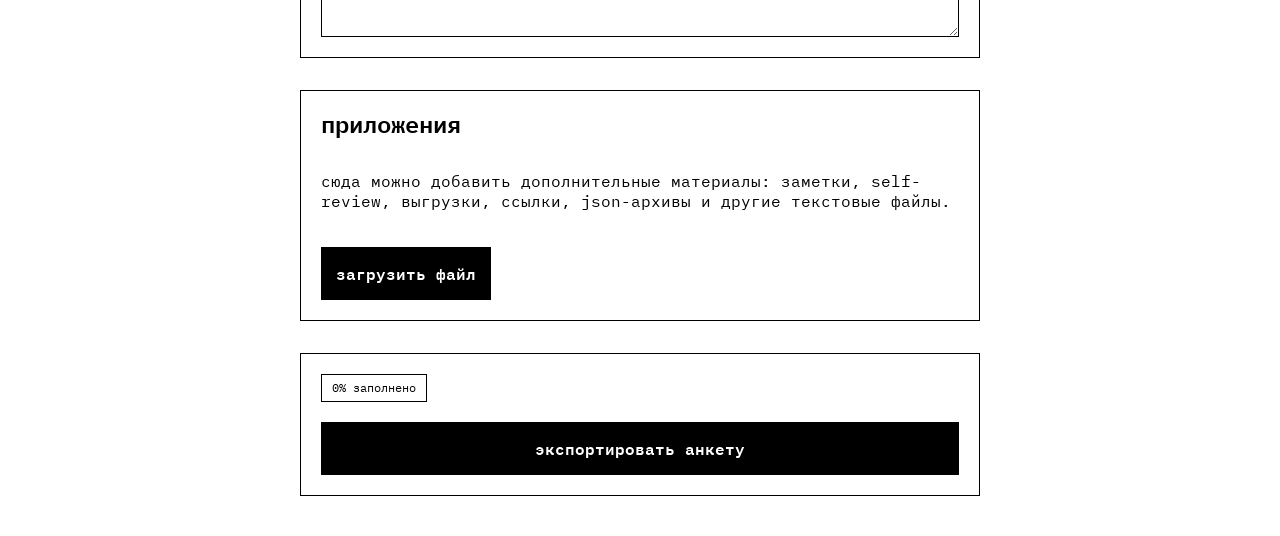
<file: static/designer/index.html>
<!doctype html>
<html lang="ru">
  <head>
    <meta charset="UTF-8" />
    <meta
      name="viewport"
      content="width=device-width, initial-scale=1, viewport-fit=cover"
    />
    <title>анкета дизайнера</title>
    <link rel="preconnect" href="https://fonts.googleapis.com" />
    <link rel="preconnect" href="https://fonts.gstatic.com" crossorigin />
    <link
      href="https://fonts.googleapis.com/css2?family=IBM+Plex+Mono:wght@400;500;600;700&display=swap"
      rel="stylesheet"
    />
    <link rel="stylesheet" href="../styles.css" />
  </head>
  <body>
    <div class="shell">
      <header class="hero">
        <h1>анкета дизайнера</h1>
      </header>

      <main id="app"></main>
    </div>

    <script src="./app.js" defer></script>
  </body>
</html>
</file>
<file: docs/styles.css>
:root {
  --white: #ffffff;
  --black: #000000;
  --black-92: rgba(0, 0, 0, 0.92);
  --black-72: rgba(0, 0, 0, 0.72);
  --black-56: rgba(0, 0, 0, 0.56);
  --black-28: rgba(0, 0, 0, 0.28);
  --black-16: rgba(0, 0, 0, 0.16);
  --black-10: rgba(0, 0, 0, 0.1);
  --black-06: rgba(0, 0, 0, 0.06);
  --space-1: 8px;
  --space-2: 12px;
  --space-3: 16px;
  --space-4: 20px;
  --space-5: 24px;
  --space-6: 32px;
  --space-7: 40px;
  --shell-max-width: 712px;
  --shell-inline-padding: 16px;
  --progress-dock-height: 0px;
}

* {
  box-sizing: border-box;
}

html,
body {
  margin: 0;
  width: 100%;
  min-height: 100%;
  overflow-x: hidden;
}

body {
  background: var(--white);
  color: var(--black);
  font-family: "IBM Plex Mono";
}

.shell {
  width: min(100%, 712px);
  min-height: 100dvh;
  margin: 0 auto;
  padding: 24px 16px 40px;
}

.hero {
  display: grid;
  gap: var(--space-2);
  padding: 0 0 var(--space-4);
  border-bottom: 1px solid var(--black);
}

.section-divider {
  display: grid;
  gap: var(--space-2);
  padding: 0 0 var(--space-4);
  border-bottom: 1px solid var(--black);
}

h1,
h2,
h3 {
  margin: 0;
  font-family: "IBM Plex Mono";
  font-weight: 600;
}

h1 {
  font-size: clamp(28px, 4.5vw, 40px);
  line-height: 0.95;
  letter-spacing: -0.03em;
}

h2 {
  font-size: clamp(18px, 3vw, 24px);
  line-height: 1.04;
}

h3 {
  font-size: 16px;
  line-height: 1.17;
}

.section-divider-title {
  font-size: clamp(28px, 4.5vw, 40px);
  line-height: 0.95;
  letter-spacing: -0.03em;
}

.subsection-title {
  margin-top: 0;
  color: var(--black);
  font-size: clamp(18px, 3vw, 24px);
  font-weight: 600;
  line-height: 1.04;
  padding-bottom: 12px;
  border-bottom: 1px solid var(--black);
}

.field-help,
.axis-prompts li,
.progress-copy {
  color: var(--black-72);
  font-size: 14px;
  line-height: 1.44;
}

#app {
  display: grid;
  gap: var(--space-6);
  padding-top: var(--space-5);
  position: relative;
  isolation: isolate;
}

.progress-dock-anchor {
  min-width: 0;
  max-width: 100%;
}

.progress-dock,
.profile-card,
.axis-card,
.submit-bar,
.rating-card,
.auth-gate,
.error-box {
  min-width: 0;
  max-width: 100%;
  border: 1px solid var(--black);
  background: var(--white);
}

.progress-dock {
  display: grid;
  gap: var(--space-2);
  padding: var(--space-3);
}

.progress-dock.is-floating {
  position: fixed;
  top: max(0px, env(safe-area-inset-top));
  left: 50%;
  z-index: 1000;
  width: min(
    calc(100vw - (var(--shell-inline-padding) * 2)),
    calc(var(--shell-max-width) - (var(--shell-inline-padding) * 2))
  );
  transform: translateX(-50%);
}

@media (pointer: coarse) {
  .progress-dock.is-floating {
    position: static;
    top: auto;
    left: auto;
    z-index: auto;
    width: auto;
    transform: none;
  }
}

.progress-dock-head,
.meta-row {
  display: flex;
  flex-wrap: wrap;
  align-items: center;
  justify-content: space-between;
  gap: var(--space-2);
}

.progress-dock-head > *,
.meta-row > * {
  min-width: 0;
}

.progress-dock-actions {
  display: flex;
  flex-wrap: wrap;
  align-items: center;
  gap: var(--space-2);
}

.mini-chip,
.meta-chip,
.eyebrow,
.eyebrow-soft {
  display: inline-flex;
  align-items: center;
  justify-content: center;
  min-height: 28px;
  padding: 0 10px;
  border: 1px solid var(--black);
  background: var(--white);
  color: var(--black);
  font-size: 12px;
  line-height: 0.9;
}

.progress-line {
  overflow: hidden;
  height: 8px;
  background: var(--black-10);
}

.progress-fill {
  height: 100%;
  background: var(--black);
  transition: width 180ms ease;
}

.profile-card,
.axis-card,
.submit-bar,
.auth-gate {
  display: grid;
  gap: var(--space-4);
  padding: var(--space-4);
}

.auth-gate {
  width: min(100%, 480px);
  margin: 0 auto;
  justify-self: center;
}

.auth-gate-head {
  display: grid;
  gap: var(--space-2);
}

.auth-form {
  display: grid;
  gap: var(--space-3);
}

.ideal-stack {
  display: grid;
  gap: var(--space-3);
}

.rating-card {
  display: grid;
  gap: var(--space-3);
  padding: var(--space-3);
}

.rating-card-head {
  display: grid;
  gap: 4px;
}

.score-row {
  display: flex;
  flex-wrap: wrap;
  gap: 8px;
}

.score-pill {
  position: relative;
  display: inline-flex;
  align-items: center;
  justify-content: center;
  width: 44px;
  height: 44px;
  border: 1px solid var(--black);
  background: var(--white);
  color: var(--black);
  font-size: 14px;
  font-weight: 500;
  cursor: pointer;
}

.score-pill input {
  position: absolute;
  opacity: 0;
  pointer-events: none;
}

.score-pill.is-selected {
  background: var(--black);
  color: var(--white);
}

.field-grid {
  display: grid;
  gap: var(--space-3);
}

.field-grid--double {
  grid-template-columns: repeat(2, minmax(0, 1fr));
}

.field-grid--triple {
  grid-template-columns: 1.15fr repeat(2, minmax(0, 1fr));
}

.field-stack {
  display: grid;
  gap: 12px;
}

.profile-subtitle {
  font-size: 16px;
  line-height: 1.17;
}

.field-grid--period {
  grid-template-columns: repeat(2, minmax(0, 1fr));
}

.field,
.textarea-field {
  display: grid;
  gap: 8px;
}

.textarea-field-toolbar {
  display: flex;
  flex-wrap: wrap;
  align-items: center;
  justify-content: flex-start;
  gap: 8px;
}

.file-upload-stack,
.attachment-list,
.attachment-card,
.attachment-card-copy {
  display: grid;
  gap: var(--space-2);
}

.file-upload-row {
  display: flex;
  align-items: center;
  gap: var(--space-2);
}

.field label,
.textarea-field label,
.axis-label {
  color: var(--black);
  font-size: 12px;
  font-weight: 600;
  line-height: 1.35;
}

.sr-only {
  position: absolute;
  width: 1px;
  height: 1px;
  padding: 0;
  margin: -1px;
  overflow: hidden;
  clip: rect(0, 0, 0, 0);
  white-space: nowrap;
  border: 0;
}

input[type="text"],
input[type="password"],
input[type="date"],
input[type="file"],
select,
textarea {
  width: 100%;
  background: var(--white);
  color: var(--black);
  font: inherit;
}

input[type="text"],
input[type="password"],
input[type="date"],
select,
textarea {
  border: 1px solid var(--black);
  padding: 12px;
  outline: none;
}

input[type="file"] {
  border: 1px solid var(--black);
  padding: 12px;
  outline: none;
}

.file-input--hidden {
  position: absolute;
  width: 1px;
  height: 1px;
  padding: 0;
  margin: -1px;
  overflow: hidden;
  clip: rect(0, 0, 0, 0);
  white-space: nowrap;
  border: 0;
}

input[type="text"]::placeholder,
input[type="password"]::placeholder,
textarea::placeholder {
  color: var(--black-56);
  font-weight: 500;
}

input[type="text"]:focus,
input[type="password"]:focus,
input[type="date"]:focus,
input[type="file"]:focus,
select:focus,
textarea:focus {
  background: var(--black-06);
}

input[type="file"]::file-selector-button {
  appearance: none;
  border: 1px solid var(--black);
  background: var(--black);
  color: var(--white);
  padding: 8px 12px;
  margin-right: 12px;
  font: inherit;
  font-weight: 600;
  cursor: pointer;
}

.file-trigger {
  width: auto;
}

select {
  appearance: none;
}

input[type="date"] {
  appearance: none;
  min-height: 50px;
}

input[type="date"]::-webkit-date-and-time-value {
  text-align: left;
}

.tracker-token-field {
  gap: 10px;
}

.tracker-token-controls {
  display: grid;
  grid-template-columns: minmax(0, 1fr) auto;
  gap: var(--space-3);
  align-items: stretch;
}

.tracker-token-controls .button {
  min-width: 170px;
}

.icon-button {
  display: inline-flex;
  align-items: center;
  justify-content: center;
  min-width: 56px;
  width: 56px;
  padding: 0;
}

.tracker-token-clear .button-icon {
  width: 18px;
  height: 18px;
}

textarea {
  min-height: 112px;
  resize: vertical;
  font-size: 16px;
  line-height: 1.49;
  font-weight: 500;
}

.axis-head {
  display: grid;
  grid-template-columns: auto minmax(0, 1fr) auto;
  gap: var(--space-3);
  align-items: start;
}

.axis-index {
  display: inline-flex;
  align-items: center;
  justify-content: center;
  width: 40px;
  height: 40px;
  border: 1px solid var(--black);
  background: var(--black);
  color: var(--white);
  font-size: 12px;
  font-weight: 600;
}

.axis-prompts {
  margin: -8px 0 0;
  padding-left: 18px;
  display: grid;
  gap: 4px;
}

.option-stack {
  display: grid;
  gap: 8px;
}

.grade-option {
  position: relative;
  display: grid;
  grid-template-columns: auto minmax(0, 1fr);
  gap: var(--space-3);
  padding: 12px;
  border: 1px solid var(--black);
  background: var(--white);
  cursor: pointer;
}

.grade-option input {
  position: absolute;
  opacity: 0;
  pointer-events: none;
}

.grade-option.is-selected {
  background: var(--black-06);
}

.grade-badge {
  display: inline-flex;
  align-items: center;
  justify-content: center;
  width: 40px;
  height: 40px;
  border: 1px solid var(--black);
  background: var(--white);
  color: var(--black);
  font-size: 13px;
  font-weight: 600;
}

.grade-option.is-selected .grade-badge {
  background: var(--black);
  color: var(--white);
}

.grade-copy {
  display: grid;
  gap: 0;
}

.grade-copy span {
  color: var(--black);
  font-size: 16px;
  line-height: 1.49;
  font-weight: 500;
}

.action-row {
  display: grid;
  gap: var(--space-2);
}

.action-row .button {
  width: 100%;
}

.action-row .loader-box {
  width: 100%;
}

.button,
.button-secondary,
.button-ghost {
  display: inline-flex;
  align-items: center;
  justify-content: center;
  gap: 8px;
  appearance: none;
  border: 1px solid var(--black);
  background: var(--black);
  color: var(--white);
  padding: 12px 14px;
  font: inherit;
  font-weight: 600;
  cursor: pointer;
}

.button-icon {
  width: 16px;
  height: 16px;
  flex: 0 0 auto;
}

.button-stroke {
  background: var(--white);
  color: var(--black);
}

.button-success {
  background: #1f9d55;
  border-color: #1f9d55;
  color: var(--white);
}

.button-secondary {
  background: var(--white);
  color: var(--black);
  min-height: 28px;
  padding: 0 10px;
  font-size: 12px;
  line-height: 0.9;
  font-weight: 400;
}

.voice-trigger {
  flex: 0 0 auto;
}

.voice-action-group {
  display: inline-flex;
  flex-wrap: wrap;
  align-items: center;
  gap: 8px;
}

.voice-action-button {
  flex: 0 0 auto;
}

.voice-trigger.is-recording {
  background: #b42318;
  border-color: #b42318;
  color: var(--white);
}

.voice-status {
  color: var(--black-72);
  font-size: 12px;
  line-height: 1.45;
}

.voice-status--error {
  color: #b42318;
}

.loader-box {
  display: inline-flex;
  align-items: center;
  justify-content: center;
  gap: 10px;
  min-height: 48px;
  padding: 12px 14px;
  border: 1px solid var(--black);
  background: var(--black);
  color: var(--white);
  font-size: 14px;
  font-weight: 600;
}

.loader-spinner {
  width: 16px;
  height: 16px;
  border: 2px solid rgba(255, 255, 255, 0.35);
  border-top-color: var(--white);
  border-radius: 999px;
  animation: spin 0.9s linear infinite;
}

.button:disabled {
  cursor: not-allowed;
  opacity: 0.4;
}

.attachment-card {
  max-width: 100%;
  padding: var(--space-3);
  border: 1px solid var(--black);
  background: var(--white);
}

.attachment-card-head {
  display: flex;
  flex-wrap: wrap;
  align-items: start;
  justify-content: space-between;
  gap: var(--space-2);
}

.attachment-card-head > * {
  min-width: 0;
}

.attachment-content {
  margin: 0;
  max-height: 240px;
  max-width: 100%;
  overflow: auto;
  padding: 12px;
  border: 1px solid var(--black);
  background: var(--black-06);
  color: var(--black);
  font-family: "IBM Plex Mono";
  font-size: 13px;
  line-height: 1.5;
  white-space: pre-wrap;
  overflow-wrap: anywhere;
}

.error-box {
  color: var(--black);
  padding: 12px;
  background: var(--black-06);
  font-size: 13px;
  line-height: 1.44;
}

@keyframes spin {
  to {
    transform: rotate(360deg);
  }
}

@media (max-width: 719px) {
  :root {
    --shell-max-width: 704px;
    --shell-inline-padding: 12px;
  }

  .shell {
    width: min(100%, 704px);
    padding-top: 16px;
    padding-inline: 12px;
  }

  #app {
    gap: var(--space-5);
    padding-top: var(--space-4);
  }
}

@media (max-width: 520px) {
  .axis-head,
  .field-grid--double,
  .field-grid--triple,
  .progress-dock-head,
  .meta-row,
  .progress-dock-actions {
    grid-template-columns: 1fr;
  }

  .field-grid--double,
  .field-grid--triple {
    display: grid;
  }

  .tracker-token-controls {
    grid-template-columns: minmax(0, 1fr) auto;
  }

  .tracker-token-controls .button {
    min-width: 56px;
    width: 56px;
  }

  .progress-dock-head,
  .meta-row,
  .progress-dock-actions {
    display: grid;
    justify-content: stretch;
  }

  .score-row {
    gap: 6px;
  }
}
</file>
<file: static/styles.css>
:root {
  --white: #ffffff;
  --black: #000000;
  --black-92: rgba(0, 0, 0, 0.92);
  --black-72: rgba(0, 0, 0, 0.72);
  --black-56: rgba(0, 0, 0, 0.56);
  --black-28: rgba(0, 0, 0, 0.28);
  --black-16: rgba(0, 0, 0, 0.16);
  --black-10: rgba(0, 0, 0, 0.1);
  --black-06: rgba(0, 0, 0, 0.06);
  --space-1: 8px;
  --space-2: 12px;
  --space-3: 16px;
  --space-4: 20px;
  --space-5: 24px;
  --space-6: 32px;
  --space-7: 40px;
  --shell-max-width: 712px;
  --shell-inline-padding: 16px;
  --progress-dock-height: 0px;
}

* {
  box-sizing: border-box;
}

html,
body {
  margin: 0;
  width: 100%;
  min-height: 100%;
  overflow-x: hidden;
}

body {
  background: var(--white);
  color: var(--black);
  font-family: "IBM Plex Mono";
}

.shell {
  width: min(100%, 712px);
  min-height: 100dvh;
  margin: 0 auto;
  padding: 24px 16px 40px;
}

.hero {
  display: grid;
  gap: var(--space-2);
  padding: 0 0 var(--space-4);
  border-bottom: 1px solid var(--black);
}

.section-divider {
  display: grid;
  gap: var(--space-2);
  padding: 0 0 var(--space-4);
  border-bottom: 1px solid var(--black);
}

h1,
h2,
h3 {
  margin: 0;
  font-family: "IBM Plex Mono";
  font-weight: 600;
}

h1 {
  font-size: clamp(28px, 4.5vw, 40px);
  line-height: 0.95;
  letter-spacing: -0.03em;
}

h2 {
  font-size: clamp(18px, 3vw, 24px);
  line-height: 1.04;
}

h3 {
  font-size: 16px;
  line-height: 1.17;
}

.section-divider-title {
  font-size: clamp(28px, 4.5vw, 40px);
  line-height: 0.95;
  letter-spacing: -0.03em;
}

.subsection-title {
  margin-top: 0;
  color: var(--black);
  font-size: clamp(18px, 3vw, 24px);
  font-weight: 600;
  line-height: 1.04;
  padding-bottom: 12px;
  border-bottom: 1px solid var(--black);
}

.field-help,
.axis-prompts li,
.progress-copy {
  color: var(--black-72);
  font-size: 14px;
  line-height: 1.44;
}

#app {
  display: grid;
  gap: var(--space-6);
  padding-top: var(--space-5);
  position: relative;
  isolation: isolate;
}

.progress-dock-anchor {
  min-width: 0;
  max-width: 100%;
}

.progress-dock,
.profile-card,
.axis-card,
.submit-bar,
.rating-card,
.auth-gate,
.error-box {
  min-width: 0;
  max-width: 100%;
  border: 1px solid var(--black);
  background: var(--white);
}

.progress-dock {
  display: grid;
  gap: var(--space-2);
  padding: var(--space-3);
}

.progress-dock.is-floating {
  position: fixed;
  top: max(0px, env(safe-area-inset-top));
  left: 50%;
  z-index: 1000;
  width: min(
    calc(100vw - (var(--shell-inline-padding) * 2)),
    calc(var(--shell-max-width) - (var(--shell-inline-padding) * 2))
  );
  transform: translateX(-50%);
}

@media (pointer: coarse) {
  .progress-dock.is-floating {
    position: static;
    top: auto;
    left: auto;
    z-index: auto;
    width: auto;
    transform: none;
  }
}

.progress-dock-head,
.meta-row {
  display: flex;
  flex-wrap: wrap;
  align-items: center;
  justify-content: space-between;
  gap: var(--space-2);
}

.progress-dock-head > *,
.meta-row > * {
  min-width: 0;
}

.progress-dock-actions {
  display: flex;
  flex-wrap: wrap;
  align-items: center;
  gap: var(--space-2);
}

.mini-chip,
.meta-chip,
.eyebrow,
.eyebrow-soft {
  display: inline-flex;
  align-items: center;
  justify-content: center;
  min-height: 28px;
  padding: 0 10px;
  border: 1px solid var(--black);
  background: var(--white);
  color: var(--black);
  font-size: 12px;
  line-height: 0.9;
}

.progress-line {
  overflow: hidden;
  height: 8px;
  background: var(--black-10);
}

.progress-fill {
  height: 100%;
  background: var(--black);
  transition: width 180ms ease;
}

.profile-card,
.axis-card,
.submit-bar,
.auth-gate {
  display: grid;
  gap: var(--space-4);
  padding: var(--space-4);
}

.auth-gate {
  width: min(100%, 480px);
  margin: 0 auto;
  justify-self: center;
}

.auth-gate-head {
  display: grid;
  gap: var(--space-2);
}

.auth-form {
  display: grid;
  gap: var(--space-3);
}

.ideal-stack {
  display: grid;
  gap: var(--space-3);
}

.rating-card {
  display: grid;
  gap: var(--space-3);
  padding: var(--space-3);
}

.rating-card-head {
  display: grid;
  gap: 4px;
}

.score-row {
  display: flex;
  flex-wrap: wrap;
  gap: 8px;
}

.score-pill {
  position: relative;
  display: inline-flex;
  align-items: center;
  justify-content: center;
  width: 44px;
  height: 44px;
  border: 1px solid var(--black);
  background: var(--white);
  color: var(--black);
  font-size: 14px;
  font-weight: 500;
  cursor: pointer;
}

.score-pill input {
  position: absolute;
  opacity: 0;
  pointer-events: none;
}

.score-pill.is-selected {
  background: var(--black);
  color: var(--white);
}

.field-grid {
  display: grid;
  gap: var(--space-3);
}

.field-grid--double {
  grid-template-columns: repeat(2, minmax(0, 1fr));
}

.field-grid--triple {
  grid-template-columns: 1.15fr repeat(2, minmax(0, 1fr));
}

.field-stack {
  display: grid;
  gap: 12px;
}

.profile-subtitle {
  font-size: 16px;
  line-height: 1.17;
}

.field-grid--period {
  grid-template-columns: repeat(2, minmax(0, 1fr));
}

.field,
.textarea-field {
  display: grid;
  gap: 8px;
}

.textarea-field-toolbar {
  display: flex;
  flex-wrap: wrap;
  align-items: center;
  justify-content: flex-start;
  gap: 8px;
}

.file-upload-stack,
.attachment-list,
.attachment-card,
.attachment-card-copy {
  display: grid;
  gap: var(--space-2);
}

.file-upload-row {
  display: flex;
  align-items: center;
  gap: var(--space-2);
}

.field label,
.textarea-field label,
.axis-label {
  color: var(--black);
  font-size: 12px;
  font-weight: 600;
  line-height: 1.35;
}

.sr-only {
  position: absolute;
  width: 1px;
  height: 1px;
  padding: 0;
  margin: -1px;
  overflow: hidden;
  clip: rect(0, 0, 0, 0);
  white-space: nowrap;
  border: 0;
}

input[type="text"],
input[type="password"],
input[type="date"],
input[type="file"],
select,
textarea {
  width: 100%;
  background: var(--white);
  color: var(--black);
  font: inherit;
}

input[type="text"],
input[type="password"],
input[type="date"],
select,
textarea {
  border: 1px solid var(--black);
  padding: 12px;
  outline: none;
}

input[type="file"] {
  border: 1px solid var(--black);
  padding: 12px;
  outline: none;
}

.file-input--hidden {
  position: absolute;
  width: 1px;
  height: 1px;
  padding: 0;
  margin: -1px;
  overflow: hidden;
  clip: rect(0, 0, 0, 0);
  white-space: nowrap;
  border: 0;
}

input[type="text"]::placeholder,
input[type="password"]::placeholder,
textarea::placeholder {
  color: var(--black-56);
  font-weight: 500;
}

input[type="text"]:focus,
input[type="password"]:focus,
input[type="date"]:focus,
input[type="file"]:focus,
select:focus,
textarea:focus {
  background: var(--black-06);
}

input[type="file"]::file-selector-button {
  appearance: none;
  border: 1px solid var(--black);
  background: var(--black);
  color: var(--white);
  padding: 8px 12px;
  margin-right: 12px;
  font: inherit;
  font-weight: 600;
  cursor: pointer;
}

.file-trigger {
  width: auto;
}

select {
  appearance: none;
}

input[type="date"] {
  appearance: none;
  min-height: 50px;
}

input[type="date"]::-webkit-date-and-time-value {
  text-align: left;
}

.tracker-token-field {
  gap: 10px;
}

.tracker-token-controls {
  display: grid;
  grid-template-columns: minmax(0, 1fr) auto;
  gap: var(--space-3);
  align-items: stretch;
}

.tracker-token-controls .button {
  min-width: 170px;
}

.icon-button {
  display: inline-flex;
  align-items: center;
  justify-content: center;
  min-width: 56px;
  width: 56px;
  padding: 0;
}

.tracker-token-clear .button-icon {
  width: 18px;
  height: 18px;
}

textarea {
  min-height: 112px;
  resize: vertical;
  font-size: 16px;
  line-height: 1.49;
  font-weight: 500;
}

.axis-head {
  display: grid;
  grid-template-columns: auto minmax(0, 1fr) auto;
  gap: var(--space-3);
  align-items: start;
}

.axis-index {
  display: inline-flex;
  align-items: center;
  justify-content: center;
  width: 40px;
  height: 40px;
  border: 1px solid var(--black);
  background: var(--black);
  color: var(--white);
  font-size: 12px;
  font-weight: 600;
}

.axis-prompts {
  margin: -8px 0 0;
  padding-left: 18px;
  display: grid;
  gap: 4px;
}

.option-stack {
  display: grid;
  gap: 8px;
}

.grade-option {
  position: relative;
  display: grid;
  grid-template-columns: auto minmax(0, 1fr);
  gap: var(--space-3);
  padding: 12px;
  border: 1px solid var(--black);
  background: var(--white);
  cursor: pointer;
}

.grade-option input {
  position: absolute;
  opacity: 0;
  pointer-events: none;
}

.grade-option.is-selected {
  background: var(--black-06);
}

.grade-badge {
  display: inline-flex;
  align-items: center;
  justify-content: center;
  width: 40px;
  height: 40px;
  border: 1px solid var(--black);
  background: var(--white);
  color: var(--black);
  font-size: 13px;
  font-weight: 600;
}

.grade-option.is-selected .grade-badge {
  background: var(--black);
  color: var(--white);
}

.grade-copy {
  display: grid;
  gap: 0;
}

.grade-copy span {
  color: var(--black);
  font-size: 16px;
  line-height: 1.49;
  font-weight: 500;
}

.action-row {
  display: grid;
  gap: var(--space-2);
}

.action-row .button {
  width: 100%;
}

.action-row .loader-box {
  width: 100%;
}

.button,
.button-secondary,
.button-ghost {
  display: inline-flex;
  align-items: center;
  justify-content: center;
  gap: 8px;
  appearance: none;
  border: 1px solid var(--black);
  background: var(--black);
  color: var(--white);
  padding: 12px 14px;
  font: inherit;
  font-weight: 600;
  cursor: pointer;
}

.button-icon {
  width: 16px;
  height: 16px;
  flex: 0 0 auto;
}

.button-stroke {
  background: var(--white);
  color: var(--black);
}

.button-success {
  background: #1f9d55;
  border-color: #1f9d55;
  color: var(--white);
}

.button-secondary {
  background: var(--white);
  color: var(--black);
  min-height: 28px;
  padding: 0 10px;
  font-size: 12px;
  line-height: 0.9;
  font-weight: 400;
}

.voice-trigger {
  flex: 0 0 auto;
}

.voice-action-group {
  display: inline-flex;
  flex-wrap: wrap;
  align-items: center;
  gap: 8px;
}

.voice-action-button {
  flex: 0 0 auto;
}

.voice-trigger.is-recording {
  background: #b42318;
  border-color: #b42318;
  color: var(--white);
}

.voice-status {
  color: var(--black-72);
  font-size: 12px;
  line-height: 1.45;
}

.voice-status--error {
  color: #b42318;
}

.loader-box {
  display: inline-flex;
  align-items: center;
  justify-content: center;
  gap: 10px;
  min-height: 48px;
  padding: 12px 14px;
  border: 1px solid var(--black);
  background: var(--black);
  color: var(--white);
  font-size: 14px;
  font-weight: 600;
}

.loader-spinner {
  width: 16px;
  height: 16px;
  border: 2px solid rgba(255, 255, 255, 0.35);
  border-top-color: var(--white);
  border-radius: 999px;
  animation: spin 0.9s linear infinite;
}

.button:disabled {
  cursor: not-allowed;
  opacity: 0.4;
}

.attachment-card {
  max-width: 100%;
  padding: var(--space-3);
  border: 1px solid var(--black);
  background: var(--white);
}

.attachment-card-head {
  display: flex;
  flex-wrap: wrap;
  align-items: start;
  justify-content: space-between;
  gap: var(--space-2);
}

.attachment-card-head > * {
  min-width: 0;
}

.attachment-content {
  margin: 0;
  max-height: 240px;
  max-width: 100%;
  overflow: auto;
  padding: 12px;
  border: 1px solid var(--black);
  background: var(--black-06);
  color: var(--black);
  font-family: "IBM Plex Mono";
  font-size: 13px;
  line-height: 1.5;
  white-space: pre-wrap;
  overflow-wrap: anywhere;
}

.error-box {
  color: var(--black);
  padding: 12px;
  background: var(--black-06);
  font-size: 13px;
  line-height: 1.44;
}

@keyframes spin {
  to {
    transform: rotate(360deg);
  }
}

@media (max-width: 719px) {
  :root {
    --shell-max-width: 704px;
    --shell-inline-padding: 12px;
  }

  .shell {
    width: min(100%, 704px);
    padding-top: 16px;
    padding-inline: 12px;
  }

  #app {
    gap: var(--space-5);
    padding-top: var(--space-4);
  }
}

@media (max-width: 520px) {
  .axis-head,
  .field-grid--double,
  .field-grid--triple,
  .progress-dock-head,
  .meta-row,
  .progress-dock-actions {
    grid-template-columns: 1fr;
  }

  .field-grid--double,
  .field-grid--triple {
    display: grid;
  }

  .tracker-token-controls {
    grid-template-columns: minmax(0, 1fr) auto;
  }

  .tracker-token-controls .button {
    min-width: 56px;
    width: 56px;
  }

  .progress-dock-head,
  .meta-row,
  .progress-dock-actions {
    display: grid;
    justify-content: stretch;
  }

  .score-row {
    gap: 6px;
  }
}
</file>
